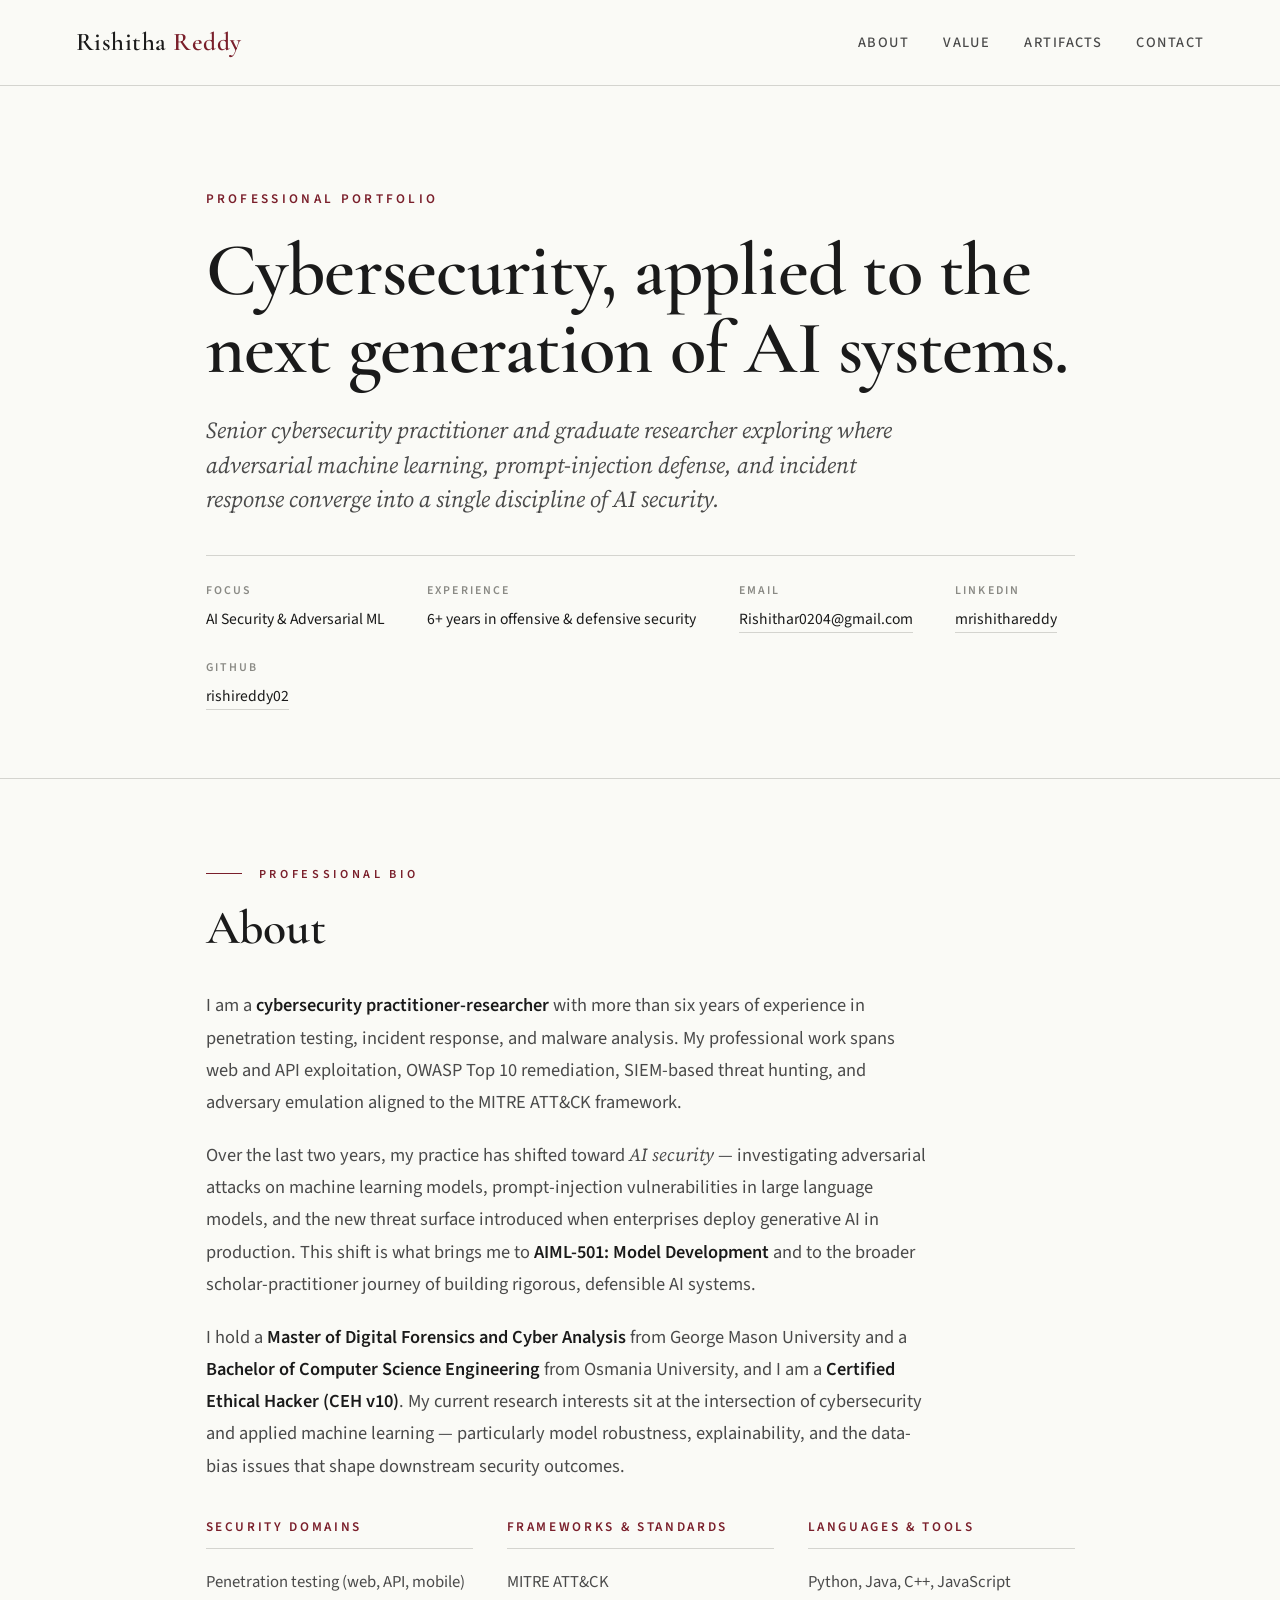
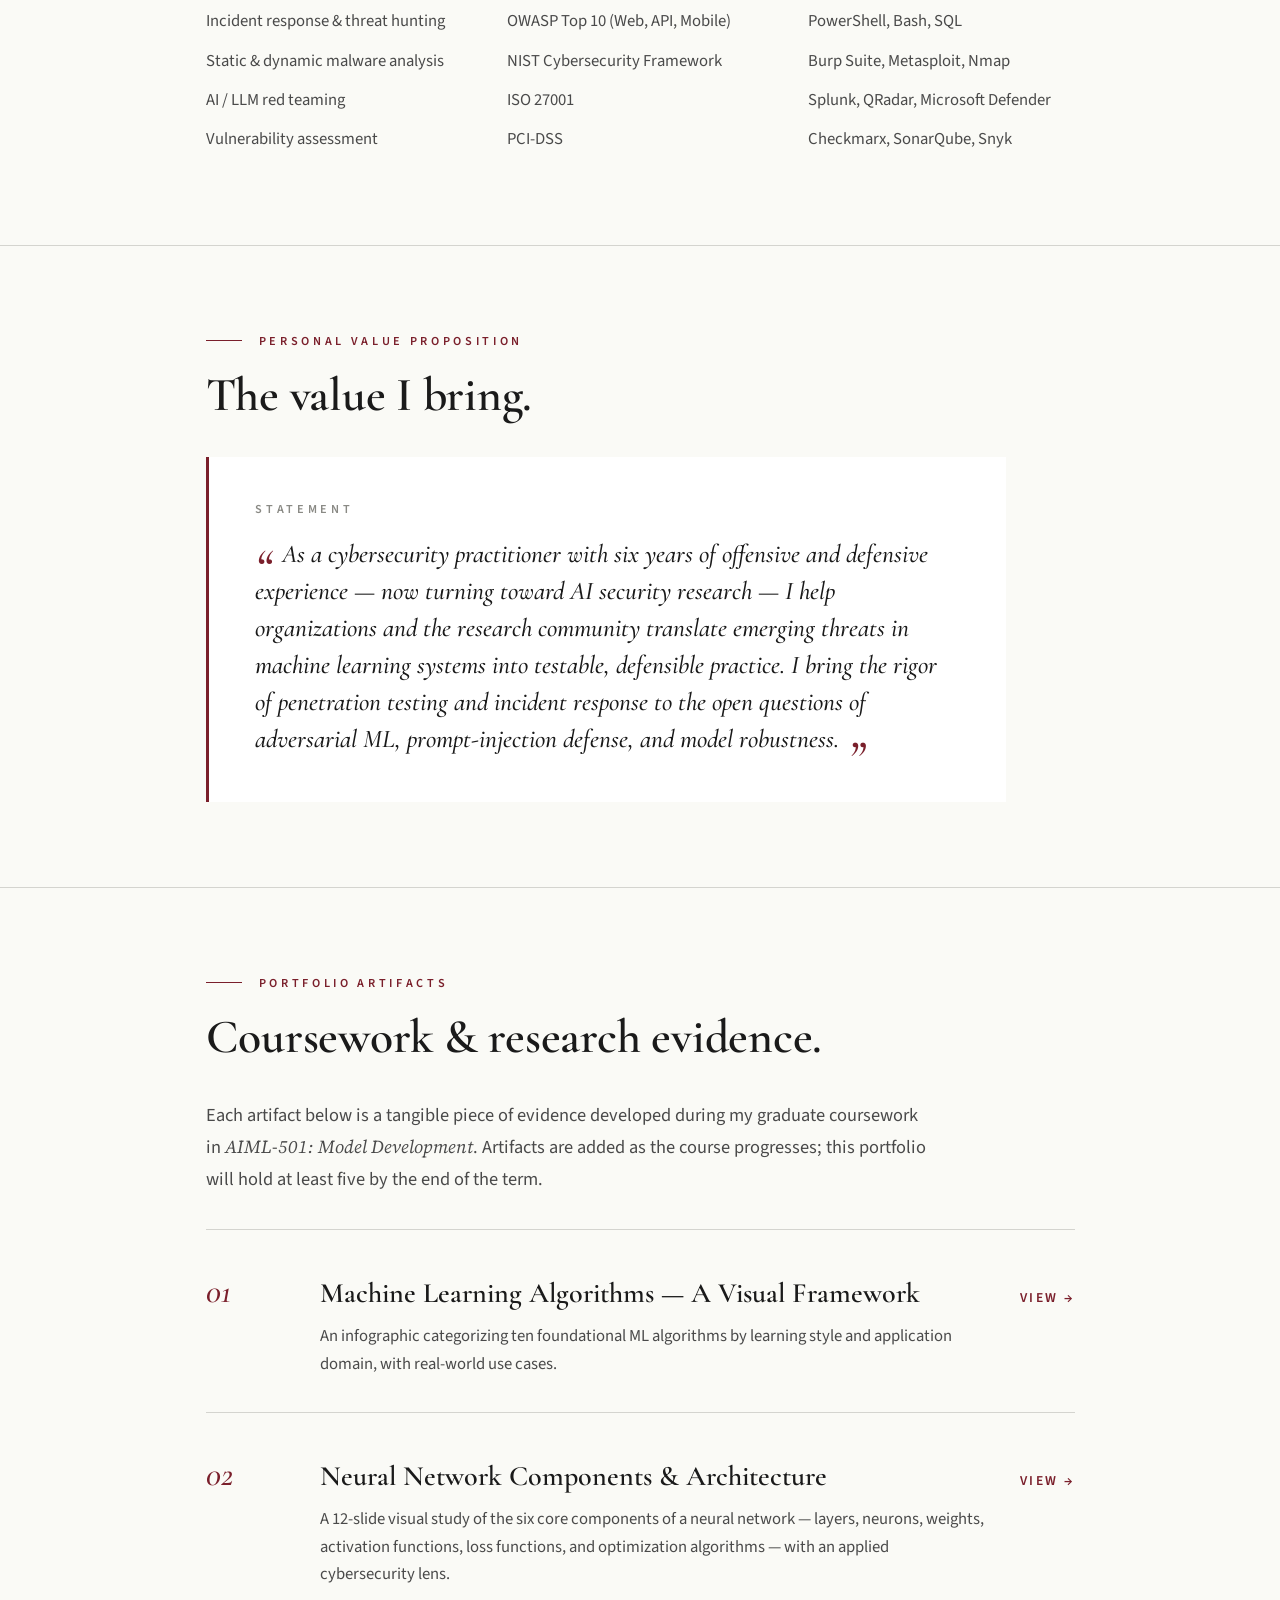
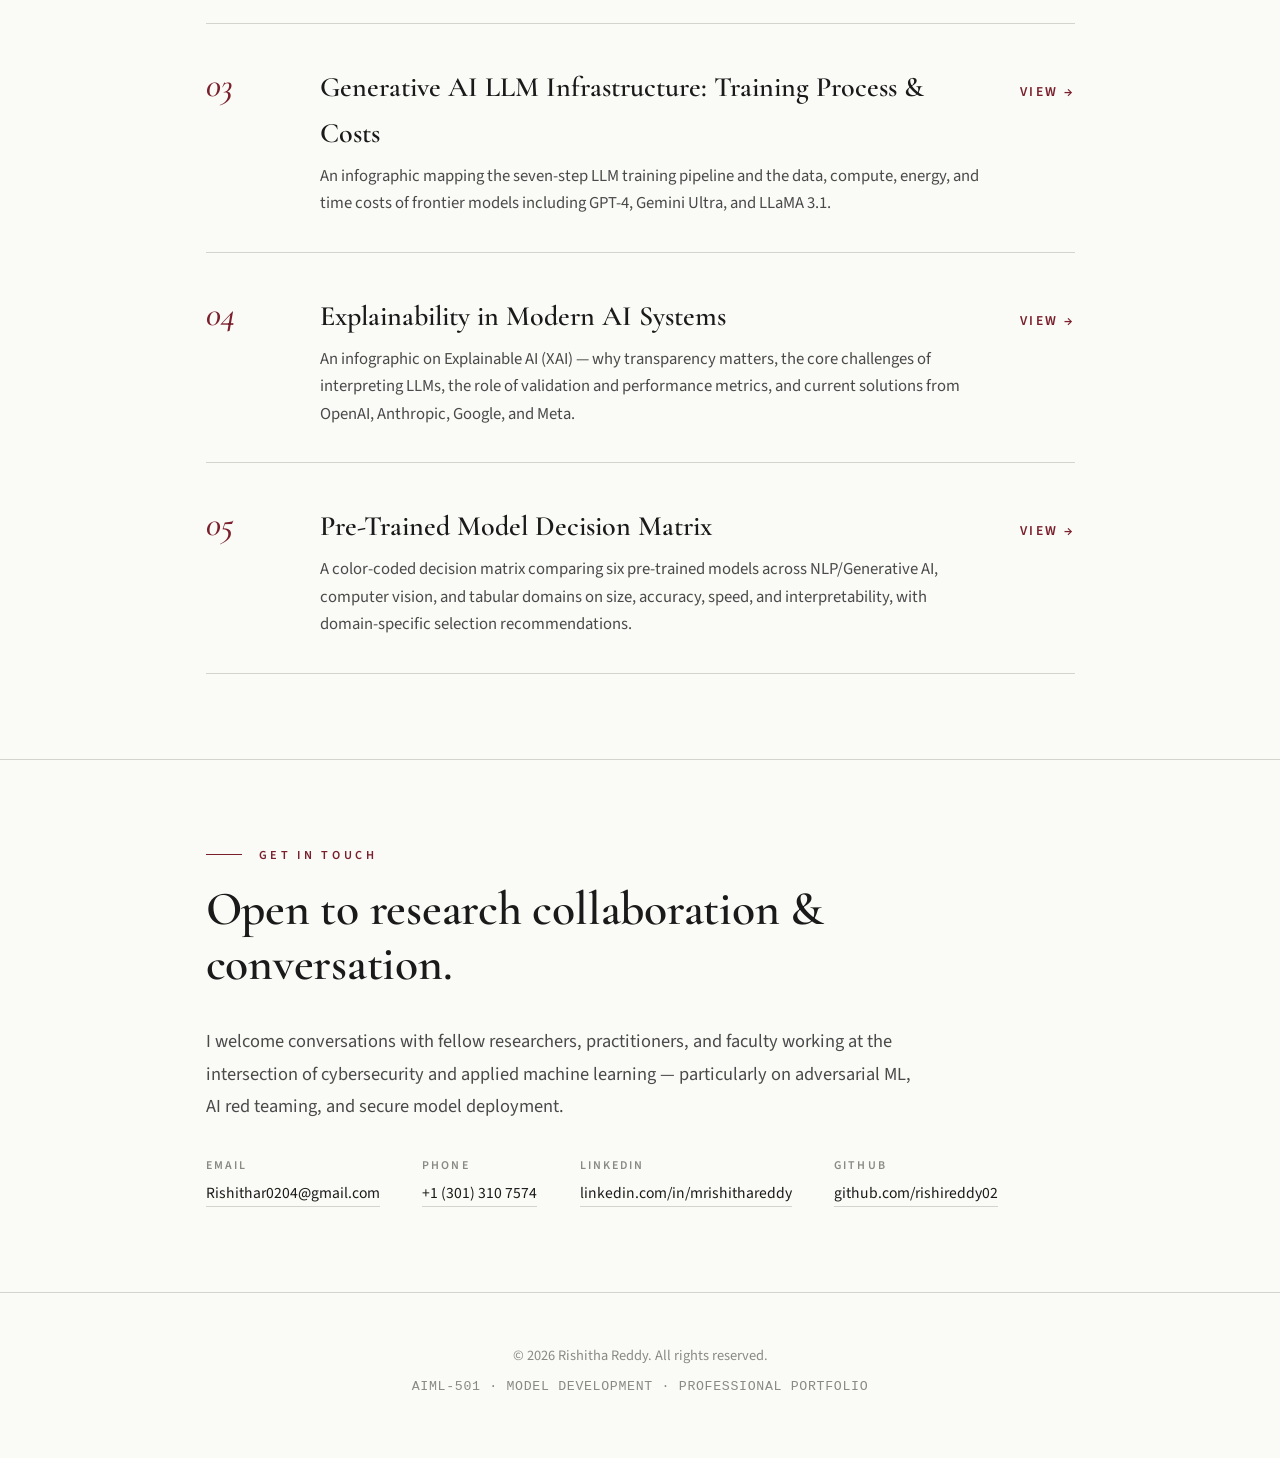
<file: index.html>
<!DOCTYPE html>
<html lang="en">
<head>
  <meta charset="UTF-8">
  <meta name="viewport" content="width=device-width, initial-scale=1.0">
  <title>Rishitha Reddy — Cybersecurity &amp; AI Security Research</title>
  <meta name="description" content="Professional portfolio of Rishitha Reddy — cybersecurity practitioner and graduate researcher specializing in AI security, adversarial machine learning, and applied threat detection.">
  <link rel="stylesheet" href="assets/css/style.css">
  <link rel="icon" href="data:image/svg+xml,%3Csvg xmlns='http://www.w3.org/2000/svg' viewBox='0 0 100 100'%3E%3Crect width='100' height='100' fill='%237a1f2b'/%3E%3Ctext x='50' y='68' font-family='Georgia,serif' font-size='52' font-weight='600' fill='%23fafaf6' text-anchor='middle'%3ER%3C/text%3E%3C/svg%3E">
</head>
<body>

  <header class="site-header">
    <div class="container-wide">
      <nav class="nav">
        <a href="index.html" class="brand">Rishitha <span class="accent">Reddy</span></a>
        <ul class="nav-links">
          <li><a href="#about">About</a></li>
          <li><a href="#value">Value</a></li>
          <li><a href="#artifacts">Artifacts</a></li>
          <li><a href="#contact">Contact</a></li>
        </ul>
      </nav>
    </div>
  </header>

  <main>

    <!-- HERO -->
    <section class="hero">
      <div class="container">
        <p class="eyebrow">Professional Portfolio</p>
        <h1>Cybersecurity, applied to the next generation of AI systems.</h1>
        <p class="tagline">
          Senior cybersecurity practitioner and graduate researcher exploring where adversarial machine learning, prompt-injection defense, and incident response converge into a single discipline of AI security.
        </p>

        <div class="hero-meta">
          <div>
            <span class="meta-label">Focus</span>
            AI Security &amp; Adversarial ML
          </div>
          <div>
            <span class="meta-label">Experience</span>
            6+ years in offensive &amp; defensive security
          </div>
          <div>
            <span class="meta-label">Email</span>
            <a href="mailto:Rishithar0204@gmail.com">Rishithar0204@gmail.com</a>
          </div>
          <div>
            <span class="meta-label">LinkedIn</span>
            <a href="https://linkedin.com/in/mrishithareddy" target="_blank" rel="noopener">mrishithareddy</a>
          </div>
          <div>
            <span class="meta-label">GitHub</span>
            <a href="https://github.com/rishireddy02" target="_blank" rel="noopener">rishireddy02</a>
          </div>
        </div>
      </div>
    </section>

    <!-- ABOUT -->
    <section class="block" id="about">
      <div class="container">
        <p class="section-eyebrow">Professional Bio</p>
        <h2 class="section-title">About</h2>
        <div class="prose">
          <p>
            I am a <strong>cybersecurity practitioner-researcher</strong> with more than six years of experience in penetration testing, incident response, and malware analysis. My professional work spans web and API exploitation, OWASP Top 10 remediation, SIEM-based threat hunting, and adversary emulation aligned to the MITRE ATT&amp;CK framework.
          </p>
          <p>
            Over the last two years, my practice has shifted toward <em>AI security</em> &mdash; investigating adversarial attacks on machine learning models, prompt-injection vulnerabilities in large language models, and the new threat surface introduced when enterprises deploy generative AI in production. This shift is what brings me to <strong>AIML-501: Model Development</strong> and to the broader scholar-practitioner journey of building rigorous, defensible AI systems.
          </p>
          <p>
            I hold a <strong>Master of Digital Forensics and Cyber Analysis</strong> from George Mason University and a <strong>Bachelor of Computer Science Engineering</strong> from Osmania University, and I am a <strong>Certified Ethical Hacker (CEH v10)</strong>. My current research interests sit at the intersection of cybersecurity and applied machine learning &mdash; particularly model robustness, explainability, and the data-bias issues that shape downstream security outcomes.
          </p>
        </div>

        <div class="skills-grid">
          <div class="skill-block">
            <h4>Security Domains</h4>
            <ul>
              <li>Penetration testing (web, API, mobile)</li>
              <li>Incident response &amp; threat hunting</li>
              <li>Static &amp; dynamic malware analysis</li>
              <li>AI / LLM red teaming</li>
              <li>Vulnerability assessment</li>
            </ul>
          </div>
          <div class="skill-block">
            <h4>Frameworks &amp; Standards</h4>
            <ul>
              <li>MITRE ATT&amp;CK</li>
              <li>OWASP Top 10 (Web, API, Mobile)</li>
              <li>NIST Cybersecurity Framework</li>
              <li>ISO 27001</li>
              <li>PCI-DSS</li>
            </ul>
          </div>
          <div class="skill-block">
            <h4>Languages &amp; Tools</h4>
            <ul>
              <li>Python, Java, C++, JavaScript</li>
              <li>PowerShell, Bash, SQL</li>
              <li>Burp Suite, Metasploit, Nmap</li>
              <li>Splunk, QRadar, Microsoft Defender</li>
              <li>Checkmarx, SonarQube, Snyk</li>
            </ul>
          </div>
        </div>
      </div>
    </section>

    <!-- VALUE PROPOSITION -->
    <section class="block" id="value">
      <div class="container">
        <p class="section-eyebrow">Personal Value Proposition</p>
        <h2 class="section-title">The value I bring.</h2>

        <div class="value-prop">
          <p class="vp-label">Statement</p>
          <blockquote>
            As a cybersecurity practitioner with six years of offensive and defensive experience &mdash; now turning toward AI security research &mdash; I help organizations and the research community translate emerging threats in machine learning systems into testable, defensible practice. I bring the rigor of penetration testing and incident response to the open questions of adversarial ML, prompt-injection defense, and model robustness.
          </blockquote>
        </div>
      </div>
    </section>

    <!-- ARTIFACTS -->
    <section class="block" id="artifacts">
      <div class="container">
        <p class="section-eyebrow">Portfolio Artifacts</p>
        <h2 class="section-title">Coursework &amp; research evidence.</h2>
        <div class="prose">
          <p>
            Each artifact below is a tangible piece of evidence developed during my graduate coursework in <em>AIML-501: Model Development</em>. Artifacts are added as the course progresses; this portfolio will hold at least five by the end of the term.
          </p>
        </div>

        <div class="artifact-list">

          <a href="artifacts/algorithm-types.html" class="artifact-entry">
            <div class="artifact-num">01</div>
            <div class="artifact-info">
              <h3>Machine Learning Algorithms — A Visual Framework</h3>
              <p>An infographic categorizing ten foundational ML algorithms by learning style and application domain, with real-world use cases.</p>
            </div>
            <div class="artifact-action">View</div>
          </a>

          <a href="artifacts/neural-networks.html" class="artifact-entry">
            <div class="artifact-num">02</div>
            <div class="artifact-info">
              <h3>Neural Network Components &amp; Architecture</h3>
              <p>A 12-slide visual study of the six core components of a neural network — layers, neurons, weights, activation functions, loss functions, and optimization algorithms — with an applied cybersecurity lens.</p>
            </div>
            <div class="artifact-action">View</div>
          </a>

          <a href="artifacts/generative-ai-infrastructure.html" class="artifact-entry">
            <div class="artifact-num">03</div>
            <div class="artifact-info">
              <h3>Generative AI LLM Infrastructure: Training Process &amp; Costs</h3>
              <p>An infographic mapping the seven-step LLM training pipeline and the data, compute, energy, and time costs of frontier models including GPT-4, Gemini Ultra, and LLaMA 3.1.</p>
            </div>
            <div class="artifact-action">View</div>
          </a>

          <a href="artifacts/explainability.html" class="artifact-entry">
            <div class="artifact-num">04</div>
            <div class="artifact-info">
              <h3>Explainability in Modern AI Systems</h3>
              <p>An infographic on Explainable AI (XAI) — why transparency matters, the core challenges of interpreting LLMs, the role of validation and performance metrics, and current solutions from OpenAI, Anthropic, Google, and Meta.</p>
            </div>
            <div class="artifact-action">View</div>
          </a>

          <a href="artifacts/model-decision-matrix.html" class="artifact-entry">
            <div class="artifact-num">05</div>
            <div class="artifact-info">
              <h3>Pre-Trained Model Decision Matrix</h3>
              <p>A color-coded decision matrix comparing six pre-trained models across NLP/Generative AI, computer vision, and tabular domains on size, accuracy, speed, and interpretability, with domain-specific selection recommendations.</p>
            </div>
            <div class="artifact-action">View</div>
          </a>

        </div>
      </div>
    </section>

    <!-- CONTACT -->
    <section class="block" id="contact">
      <div class="container">
        <p class="section-eyebrow">Get in touch</p>
        <h2 class="section-title">Open to research collaboration &amp; conversation.</h2>
        <div class="prose">
          <p>
            I welcome conversations with fellow researchers, practitioners, and faculty working at the intersection of cybersecurity and applied machine learning &mdash; particularly on adversarial ML, AI red teaming, and secure model deployment.
          </p>
        </div>

        <div class="hero-meta" style="margin-top: 2rem; padding-top: 0; border-top: none;">
          <div>
            <span class="meta-label">Email</span>
            <a href="mailto:Rishithar0204@gmail.com">Rishithar0204@gmail.com</a>
          </div>
          <div>
            <span class="meta-label">Phone</span>
            <a href="tel:+13013107574">+1 (301) 310 7574</a>
          </div>
          <div>
            <span class="meta-label">LinkedIn</span>
            <a href="https://linkedin.com/in/mrishithareddy" target="_blank" rel="noopener">linkedin.com/in/mrishithareddy</a>
          </div>
          <div>
            <span class="meta-label">GitHub</span>
            <a href="https://github.com/rishireddy02" target="_blank" rel="noopener">github.com/rishireddy02</a>
          </div>
        </div>
      </div>
    </section>

  </main>

  <footer class="site-footer">
    <div class="container">
      <p>&copy; 2026 Rishitha Reddy. All rights reserved.</p>
      <p class="mono">AIML-501  ·  MODEL DEVELOPMENT  ·  PROFESSIONAL PORTFOLIO</p>
    </div>
  </footer>

</body>
</html>
</file>
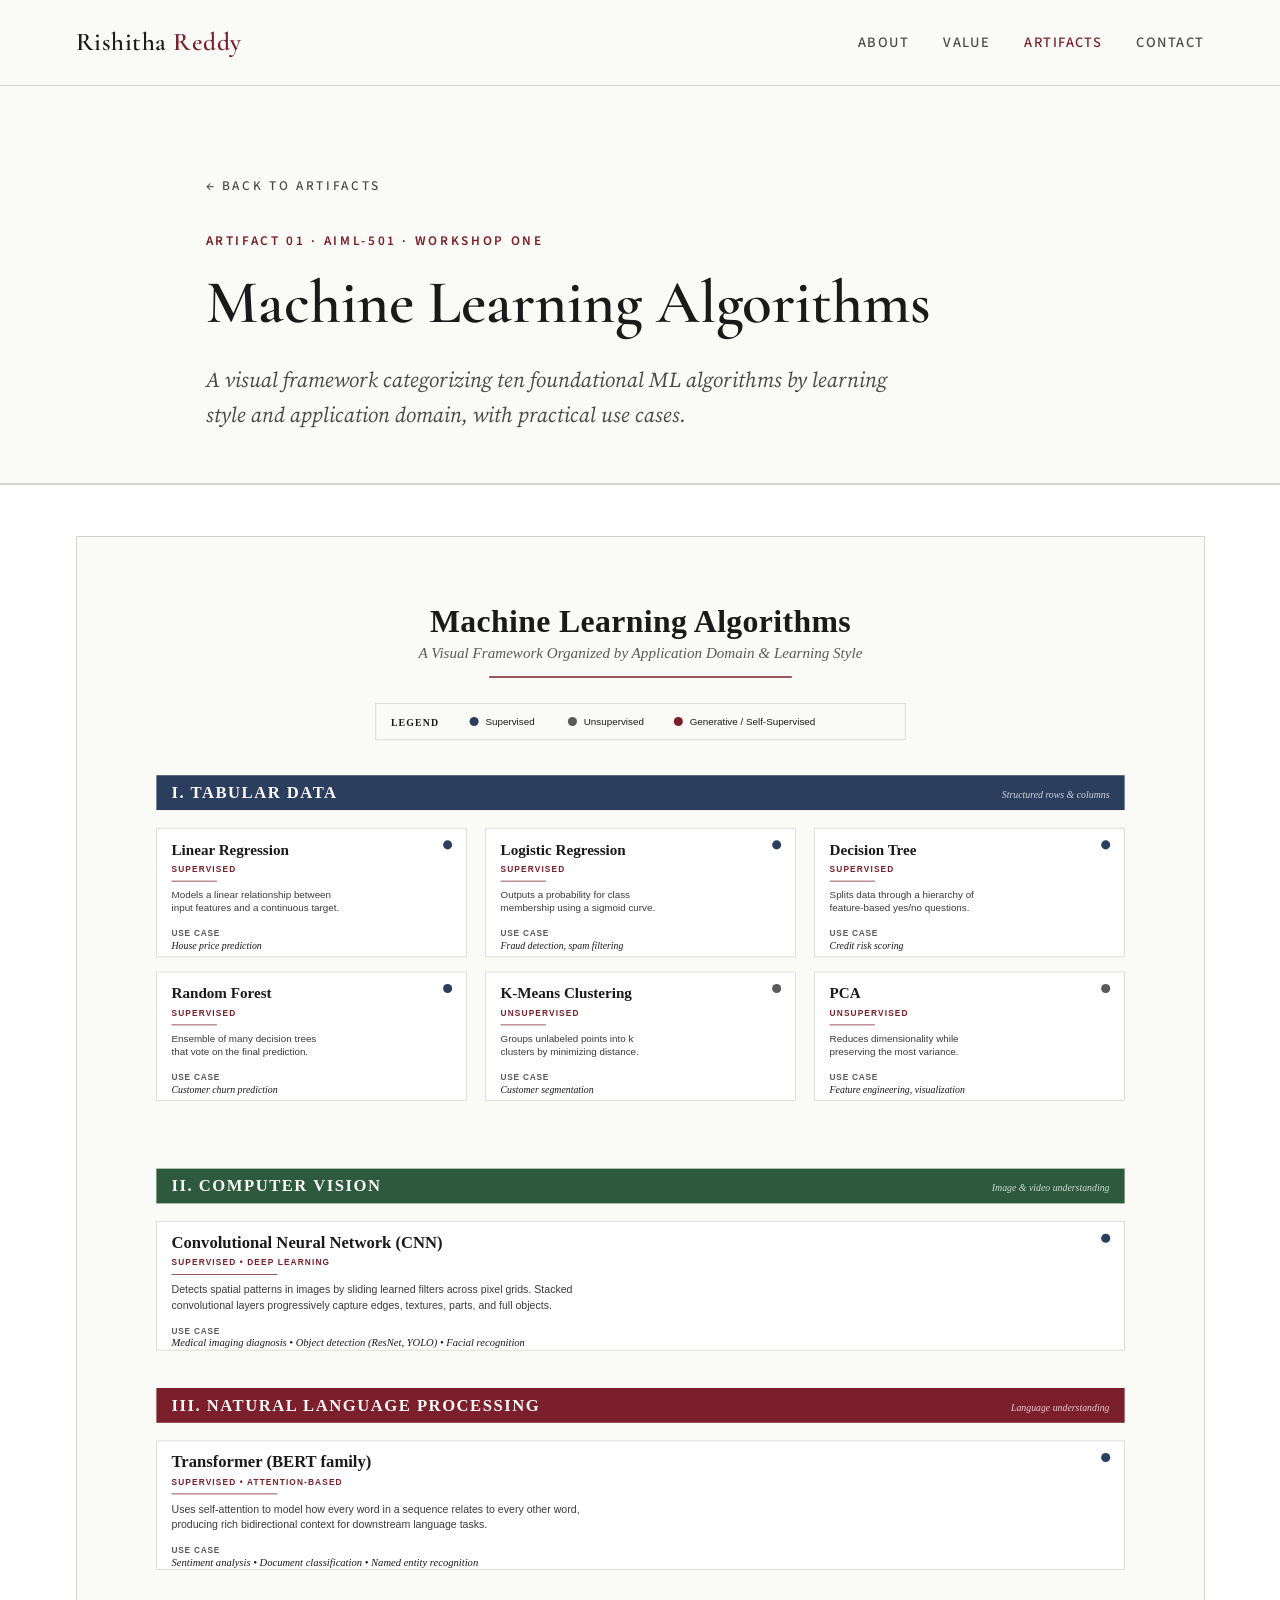
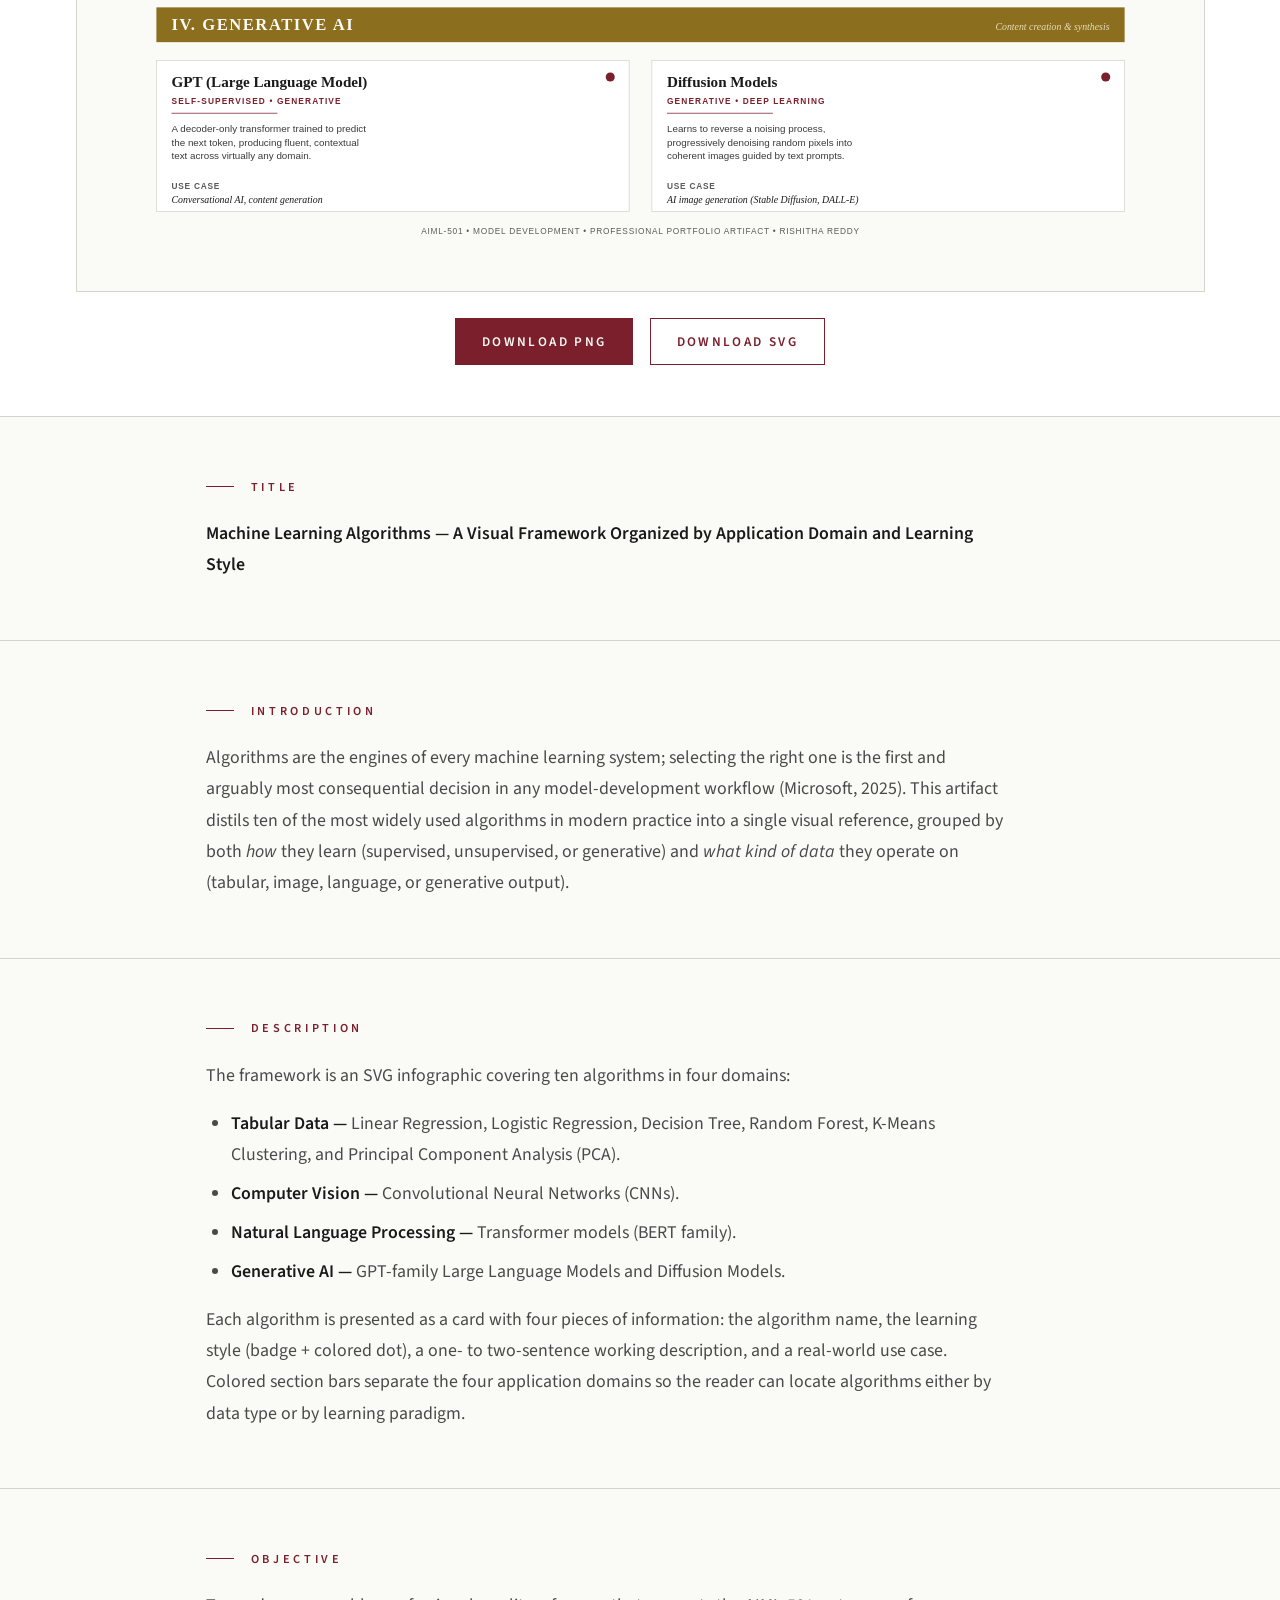
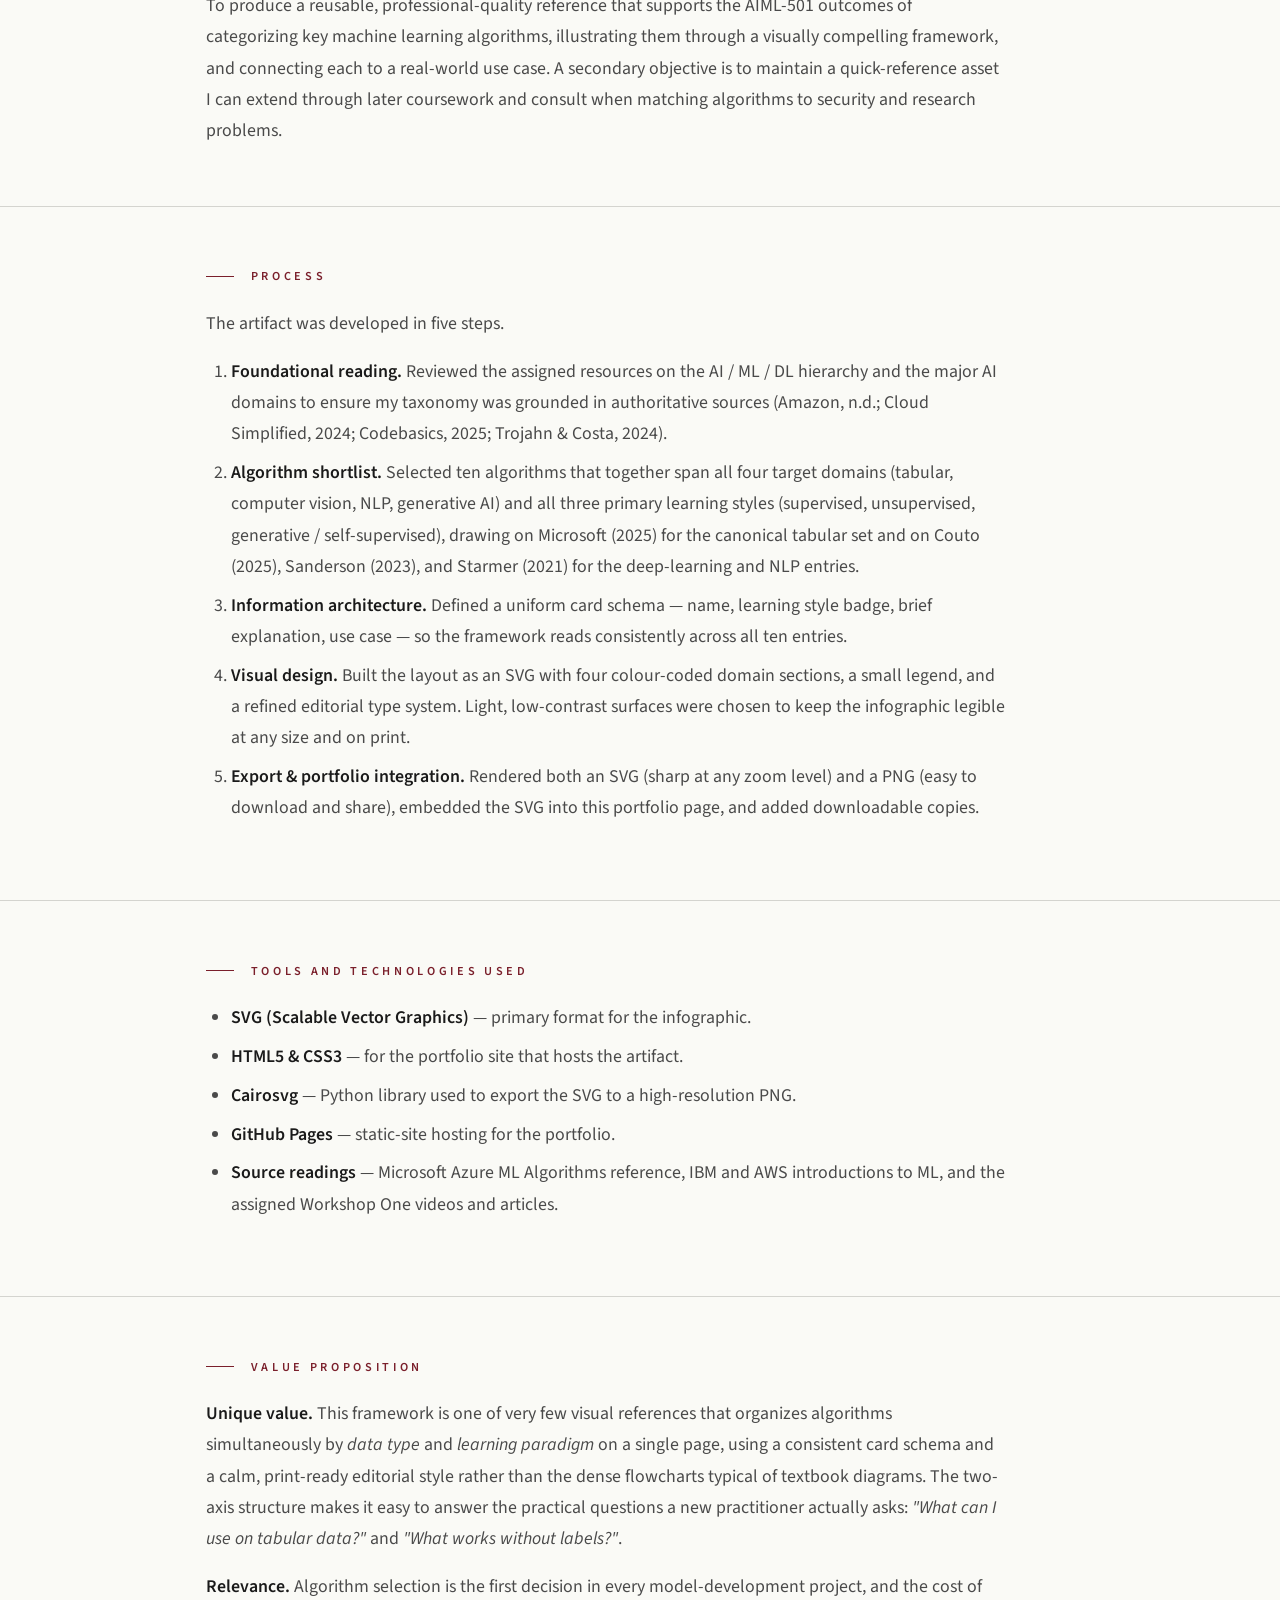
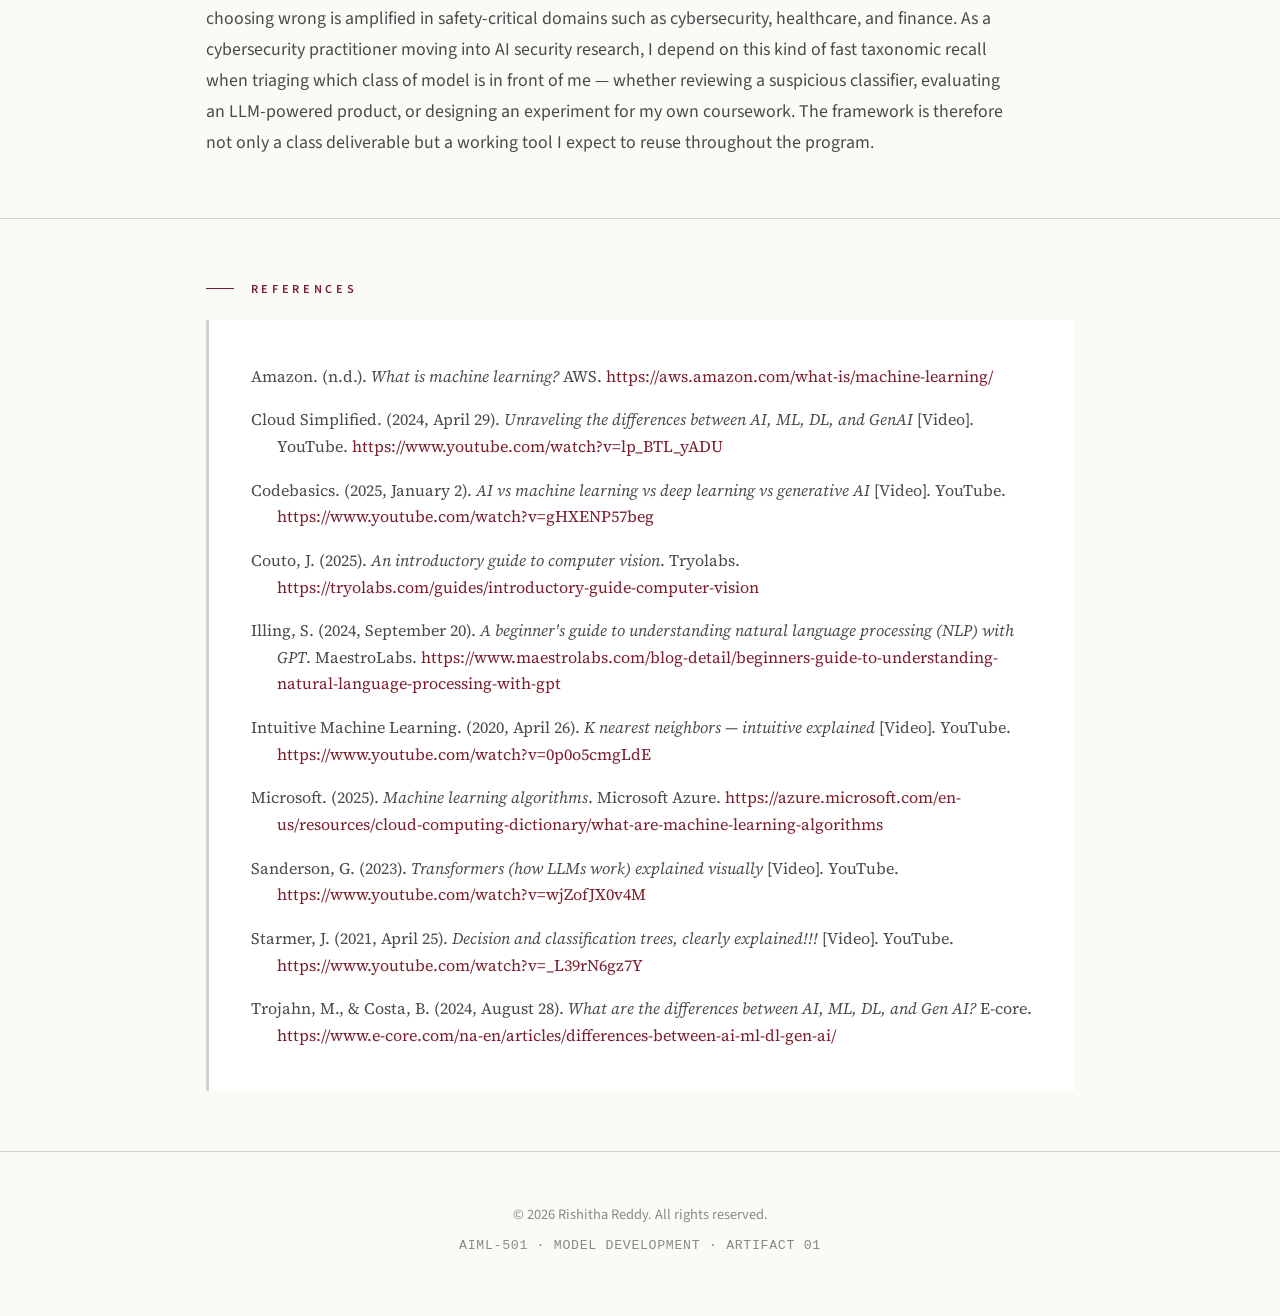
<file: artifacts/algorithm-types.html>
<!DOCTYPE html>
<html lang="en">
<head>
  <meta charset="UTF-8">
  <meta name="viewport" content="width=device-width, initial-scale=1.0">
  <title>Algorithm Types — Visual Framework  |  Rishitha Reddy</title>
  <meta name="description" content="AIML-501 portfolio artifact: visual framework categorizing ten foundational machine learning algorithms by learning style and application domain.">
  <link rel="stylesheet" href="../assets/css/style.css">
  <link rel="icon" href="data:image/svg+xml,%3Csvg xmlns='http://www.w3.org/2000/svg' viewBox='0 0 100 100'%3E%3Crect width='100' height='100' fill='%237a1f2b'/%3E%3Ctext x='50' y='68' font-family='Georgia,serif' font-size='52' font-weight='600' fill='%23fafaf6' text-anchor='middle'%3ER%3C/text%3E%3C/svg%3E">
</head>
<body>

  <header class="site-header">
    <div class="container-wide">
      <nav class="nav">
        <a href="../index.html" class="brand">Rishitha <span class="accent">Reddy</span></a>
        <ul class="nav-links">
          <li><a href="../index.html#about">About</a></li>
          <li><a href="../index.html#value">Value</a></li>
          <li><a href="../index.html#artifacts" class="active">Artifacts</a></li>
          <li><a href="../index.html#contact">Contact</a></li>
        </ul>
      </nav>
    </div>
  </header>

  <main>

    <!-- ARTIFACT HEADER -->
    <section class="artifact-header">
      <div class="container">
        <a href="../index.html#artifacts" class="back-link">Back to artifacts</a>
        <p class="artifact-meta">Artifact 01  ·  AIML-501  ·  Workshop One</p>
        <h1 class="artifact-title">Machine Learning Algorithms</h1>
        <p class="artifact-subtitle">
          A visual framework categorizing ten foundational ML algorithms by learning style and application domain, with practical use cases.
        </p>
      </div>
    </section>

    <!-- INFOGRAPHIC FEATURE -->
    <section class="infographic-block">
      <div class="container-wide">
        <div class="infographic-frame">
          <img src="../assets/images/algorithm-types-infographic.svg" alt="Visual framework of ten machine learning algorithms organized by application domain (Tabular Data, Computer Vision, NLP, Generative AI) and learning style (Supervised, Unsupervised, Generative).">
        </div>
        <div class="download-row">
          <a href="../assets/images/algorithm-types-infographic.png" download class="btn primary">Download PNG</a>
          <a href="../assets/images/algorithm-types-infographic.svg" download class="btn">Download SVG</a>
        </div>
      </div>
    </section>

    <!-- TITLE -->
    <section class="artifact-section">
      <div class="container">
        <p class="field-label">Title</p>
        <div class="field-body">
          <p><strong>Machine Learning Algorithms — A Visual Framework Organized by Application Domain and Learning Style</strong></p>
        </div>
      </div>
    </section>

    <!-- INTRODUCTION -->
    <section class="artifact-section">
      <div class="container">
        <p class="field-label">Introduction</p>
        <div class="field-body">
          <p>
            Algorithms are the engines of every machine learning system; selecting the right one is the first and arguably most consequential decision in any model-development workflow (Microsoft, 2025). This artifact distils ten of the most widely used algorithms in modern practice into a single visual reference, grouped by both <em>how</em> they learn (supervised, unsupervised, or generative) and <em>what kind of data</em> they operate on (tabular, image, language, or generative output).
          </p>
        </div>
      </div>
    </section>

    <!-- DESCRIPTION -->
    <section class="artifact-section">
      <div class="container">
        <p class="field-label">Description</p>
        <div class="field-body">
          <p>
            The framework is an SVG infographic covering ten algorithms in four domains:
          </p>
          <ul>
            <li><strong>Tabular Data —</strong> Linear Regression, Logistic Regression, Decision Tree, Random Forest, K-Means Clustering, and Principal Component Analysis (PCA).</li>
            <li><strong>Computer Vision —</strong> Convolutional Neural Networks (CNNs).</li>
            <li><strong>Natural Language Processing —</strong> Transformer models (BERT family).</li>
            <li><strong>Generative AI —</strong> GPT-family Large Language Models and Diffusion Models.</li>
          </ul>
          <p>
            Each algorithm is presented as a card with four pieces of information: the algorithm name, the learning style (badge + colored dot), a one- to two-sentence working description, and a real-world use case. Colored section bars separate the four application domains so the reader can locate algorithms either by data type or by learning paradigm.
          </p>
        </div>
      </div>
    </section>

    <!-- OBJECTIVE -->
    <section class="artifact-section">
      <div class="container">
        <p class="field-label">Objective</p>
        <div class="field-body">
          <p>
            To produce a reusable, professional-quality reference that supports the AIML-501 outcomes of categorizing key machine learning algorithms, illustrating them through a visually compelling framework, and connecting each to a real-world use case. A secondary objective is to maintain a quick-reference asset I can extend through later coursework and consult when matching algorithms to security and research problems.
          </p>
        </div>
      </div>
    </section>

    <!-- PROCESS -->
    <section class="artifact-section">
      <div class="container">
        <p class="field-label">Process</p>
        <div class="field-body">
          <p>The artifact was developed in five steps.</p>
          <ol>
            <li><strong>Foundational reading.</strong> Reviewed the assigned resources on the AI / ML / DL hierarchy and the major AI domains to ensure my taxonomy was grounded in authoritative sources (Amazon, n.d.; Cloud Simplified, 2024; Codebasics, 2025; Trojahn &amp; Costa, 2024).</li>
            <li><strong>Algorithm shortlist.</strong> Selected ten algorithms that together span all four target domains (tabular, computer vision, NLP, generative AI) and all three primary learning styles (supervised, unsupervised, generative / self-supervised), drawing on Microsoft (2025) for the canonical tabular set and on Couto (2025), Sanderson (2023), and Starmer (2021) for the deep-learning and NLP entries.</li>
            <li><strong>Information architecture.</strong> Defined a uniform card schema — name, learning style badge, brief explanation, use case — so the framework reads consistently across all ten entries.</li>
            <li><strong>Visual design.</strong> Built the layout as an SVG with four colour-coded domain sections, a small legend, and a refined editorial type system. Light, low-contrast surfaces were chosen to keep the infographic legible at any size and on print.</li>
            <li><strong>Export &amp; portfolio integration.</strong> Rendered both an SVG (sharp at any zoom level) and a PNG (easy to download and share), embedded the SVG into this portfolio page, and added downloadable copies.</li>
          </ol>
        </div>
      </div>
    </section>

    <!-- TOOLS AND TECHNOLOGIES USED -->
    <section class="artifact-section">
      <div class="container">
        <p class="field-label">Tools and Technologies Used</p>
        <div class="field-body">
          <ul>
            <li><strong>SVG (Scalable Vector Graphics)</strong> — primary format for the infographic.</li>
            <li><strong>HTML5 &amp; CSS3</strong> — for the portfolio site that hosts the artifact.</li>
            <li><strong>Cairosvg</strong> — Python library used to export the SVG to a high-resolution PNG.</li>
            <li><strong>GitHub Pages</strong> — static-site hosting for the portfolio.</li>
            <li><strong>Source readings</strong> — Microsoft Azure ML Algorithms reference, IBM and AWS introductions to ML, and the assigned Workshop One videos and articles.</li>
          </ul>
        </div>
      </div>
    </section>

    <!-- VALUE PROPOSITION -->
    <section class="artifact-section">
      <div class="container">
        <p class="field-label">Value Proposition</p>
        <div class="field-body">

          <p><strong>Unique value.</strong> This framework is one of very few visual references that organizes algorithms simultaneously by <em>data type</em> and <em>learning paradigm</em> on a single page, using a consistent card schema and a calm, print-ready editorial style rather than the dense flowcharts typical of textbook diagrams. The two-axis structure makes it easy to answer the practical questions a new practitioner actually asks: <em>"What can I use on tabular data?"</em> and <em>"What works without labels?"</em>.</p>

          <p><strong>Relevance.</strong> Algorithm selection is the first decision in every model-development project, and the cost of choosing wrong is amplified in safety-critical domains such as cybersecurity, healthcare, and finance. As a cybersecurity practitioner moving into AI security research, I depend on this kind of fast taxonomic recall when triaging which class of model is in front of me — whether reviewing a suspicious classifier, evaluating an LLM-powered product, or designing an experiment for my own coursework. The framework is therefore not only a class deliverable but a working tool I expect to reuse throughout the program.</p>

        </div>
      </div>
    </section>

    <!-- REFERENCES -->
    <section class="artifact-section">
      <div class="container">
        <p class="field-label">References</p>
        <div class="references">

          <p class="ref">Amazon. (n.d.). <em>What is machine learning?</em> AWS. <a href="https://aws.amazon.com/what-is/machine-learning/" target="_blank" rel="noopener">https://aws.amazon.com/what-is/machine-learning/</a></p>

          <p class="ref">Cloud Simplified. (2024, April 29). <em>Unraveling the differences between AI, ML, DL, and GenAI</em> [Video]. YouTube. <a href="https://www.youtube.com/watch?v=lp_BTL_yADU" target="_blank" rel="noopener">https://www.youtube.com/watch?v=lp_BTL_yADU</a></p>

          <p class="ref">Codebasics. (2025, January 2). <em>AI vs machine learning vs deep learning vs generative AI</em> [Video]. YouTube. <a href="https://www.youtube.com/watch?v=gHXENP57beg" target="_blank" rel="noopener">https://www.youtube.com/watch?v=gHXENP57beg</a></p>

          <p class="ref">Couto, J. (2025). <em>An introductory guide to computer vision</em>. Tryolabs. <a href="https://tryolabs.com/guides/introductory-guide-computer-vision" target="_blank" rel="noopener">https://tryolabs.com/guides/introductory-guide-computer-vision</a></p>

          <p class="ref">Illing, S. (2024, September 20). <em>A beginner's guide to understanding natural language processing (NLP) with GPT</em>. MaestroLabs. <a href="https://www.maestrolabs.com/blog-detail/beginners-guide-to-understanding-natural-language-processing-with-gpt" target="_blank" rel="noopener">https://www.maestrolabs.com/blog-detail/beginners-guide-to-understanding-natural-language-processing-with-gpt</a></p>

          <p class="ref">Intuitive Machine Learning. (2020, April 26). <em>K nearest neighbors — intuitive explained</em> [Video]. YouTube. <a href="https://www.youtube.com/watch?v=0p0o5cmgLdE" target="_blank" rel="noopener">https://www.youtube.com/watch?v=0p0o5cmgLdE</a></p>

          <p class="ref">Microsoft. (2025). <em>Machine learning algorithms</em>. Microsoft Azure. <a href="https://azure.microsoft.com/en-us/resources/cloud-computing-dictionary/what-are-machine-learning-algorithms" target="_blank" rel="noopener">https://azure.microsoft.com/en-us/resources/cloud-computing-dictionary/what-are-machine-learning-algorithms</a></p>

          <p class="ref">Sanderson, G. (2023). <em>Transformers (how LLMs work) explained visually</em> [Video]. YouTube. <a href="https://www.youtube.com/watch?v=wjZofJX0v4M" target="_blank" rel="noopener">https://www.youtube.com/watch?v=wjZofJX0v4M</a></p>

          <p class="ref">Starmer, J. (2021, April 25). <em>Decision and classification trees, clearly explained!!!</em> [Video]. YouTube. <a href="https://www.youtube.com/watch?v=_L39rN6gz7Y" target="_blank" rel="noopener">https://www.youtube.com/watch?v=_L39rN6gz7Y</a></p>

          <p class="ref">Trojahn, M., &amp; Costa, B. (2024, August 28). <em>What are the differences between AI, ML, DL, and Gen AI?</em> E-core. <a href="https://www.e-core.com/na-en/articles/differences-between-ai-ml-dl-gen-ai/" target="_blank" rel="noopener">https://www.e-core.com/na-en/articles/differences-between-ai-ml-dl-gen-ai/</a></p>

        </div>
      </div>
    </section>

  </main>

  <footer class="site-footer">
    <div class="container">
      <p>&copy; 2026 Rishitha Reddy. All rights reserved.</p>
      <p class="mono">AIML-501  ·  MODEL DEVELOPMENT  ·  ARTIFACT 01</p>
    </div>
  </footer>

</body>
</html>
</file>
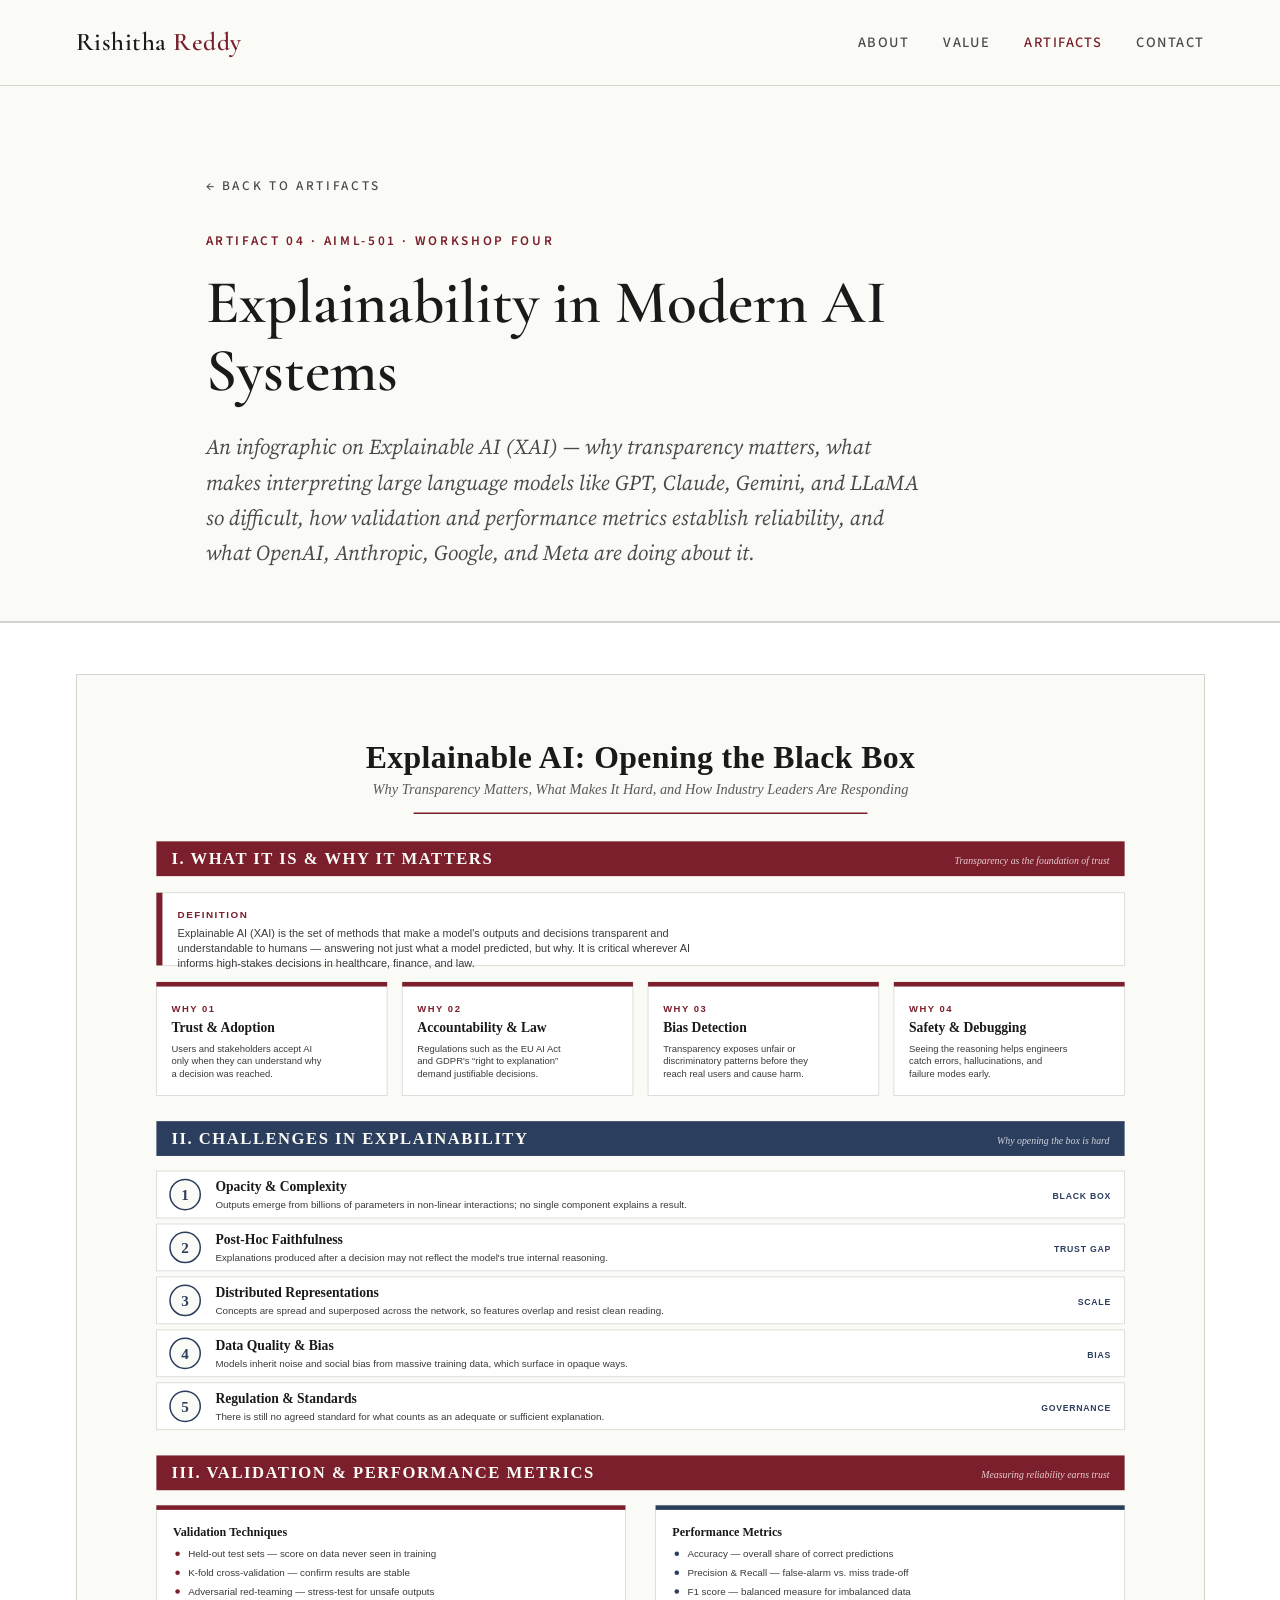
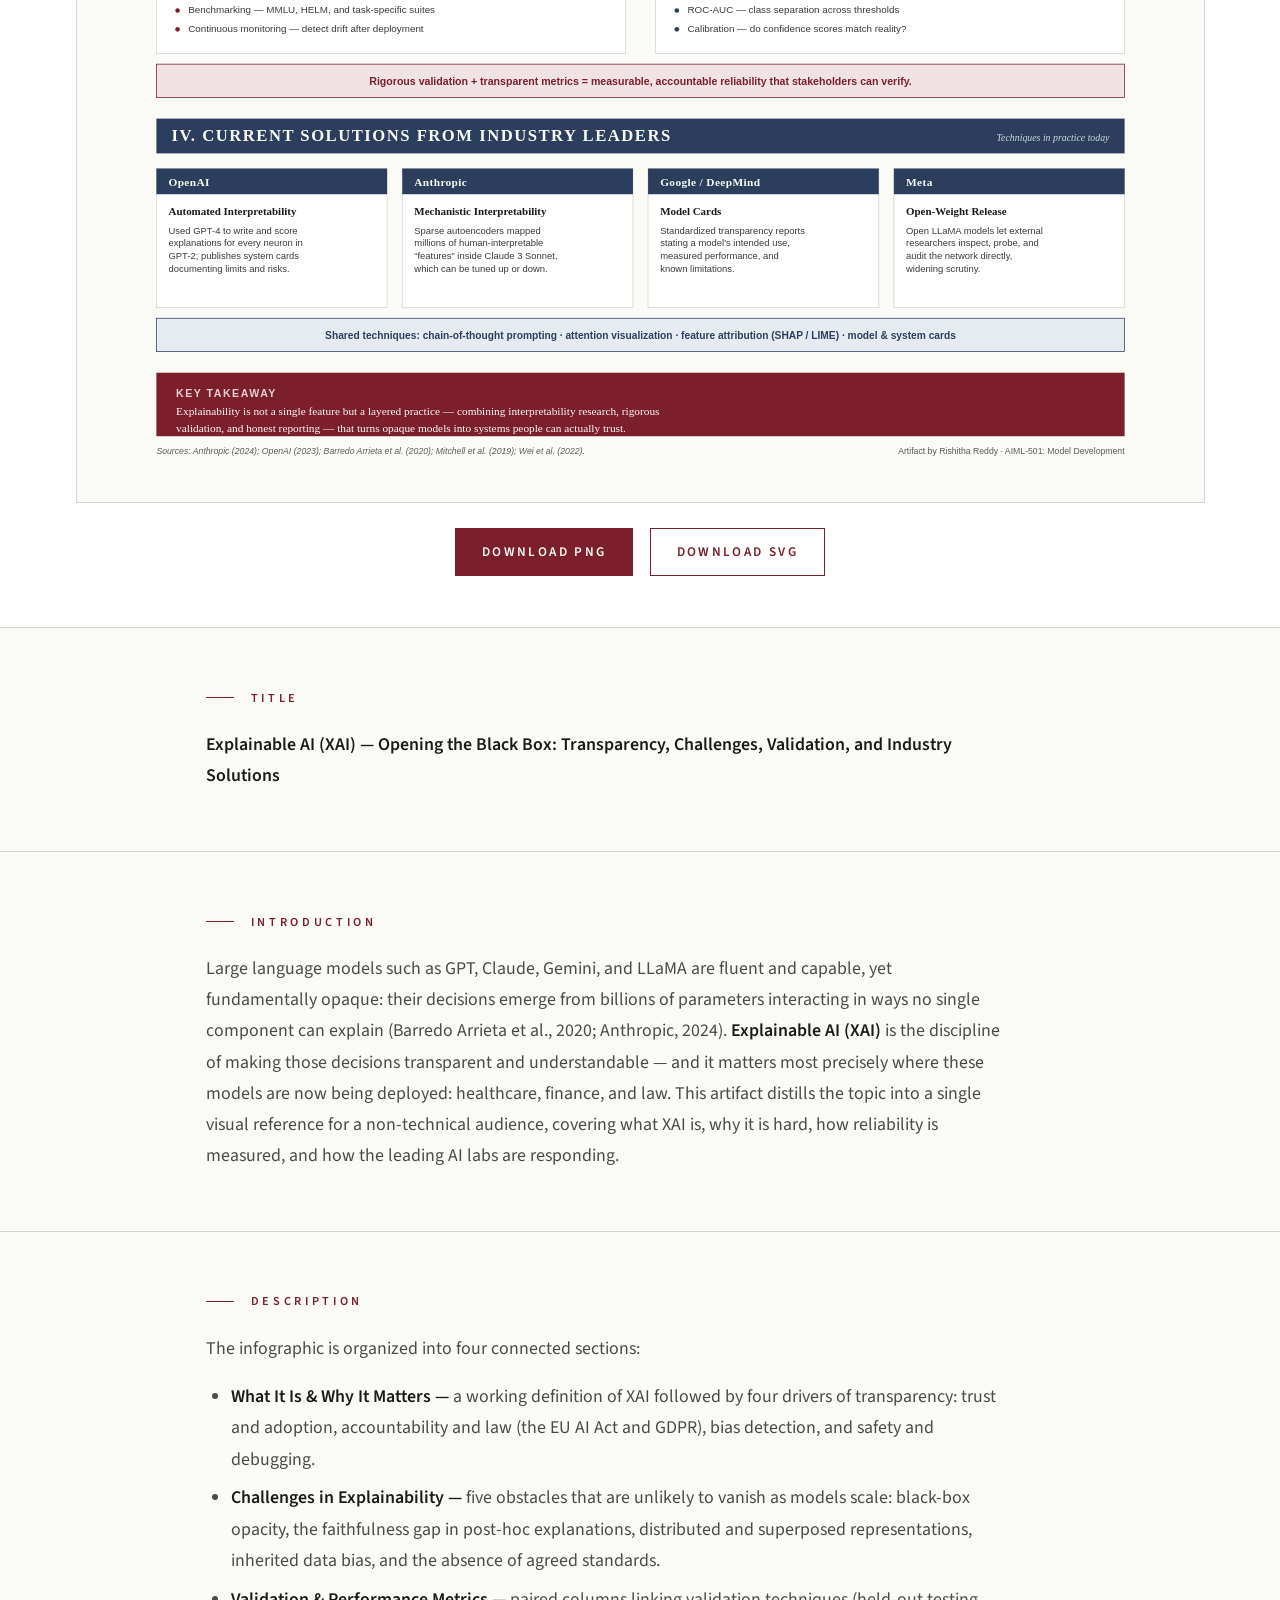
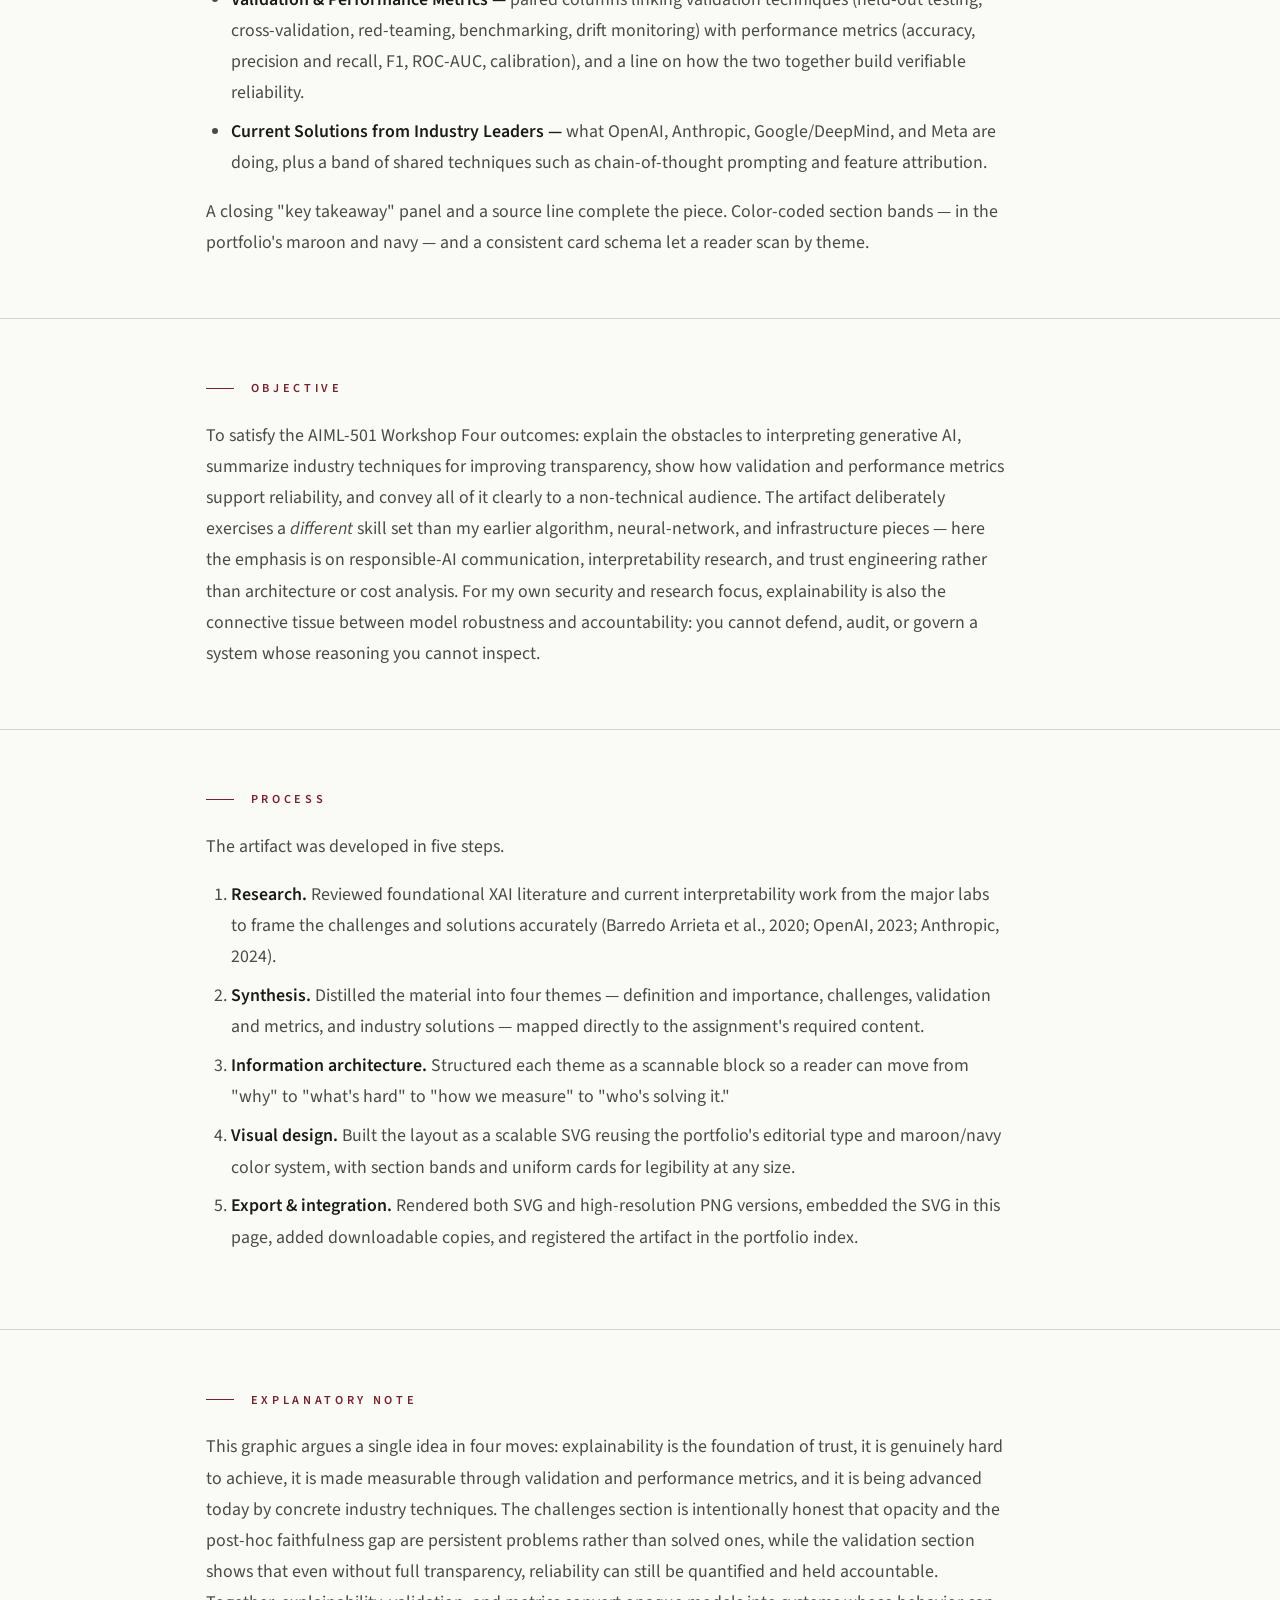
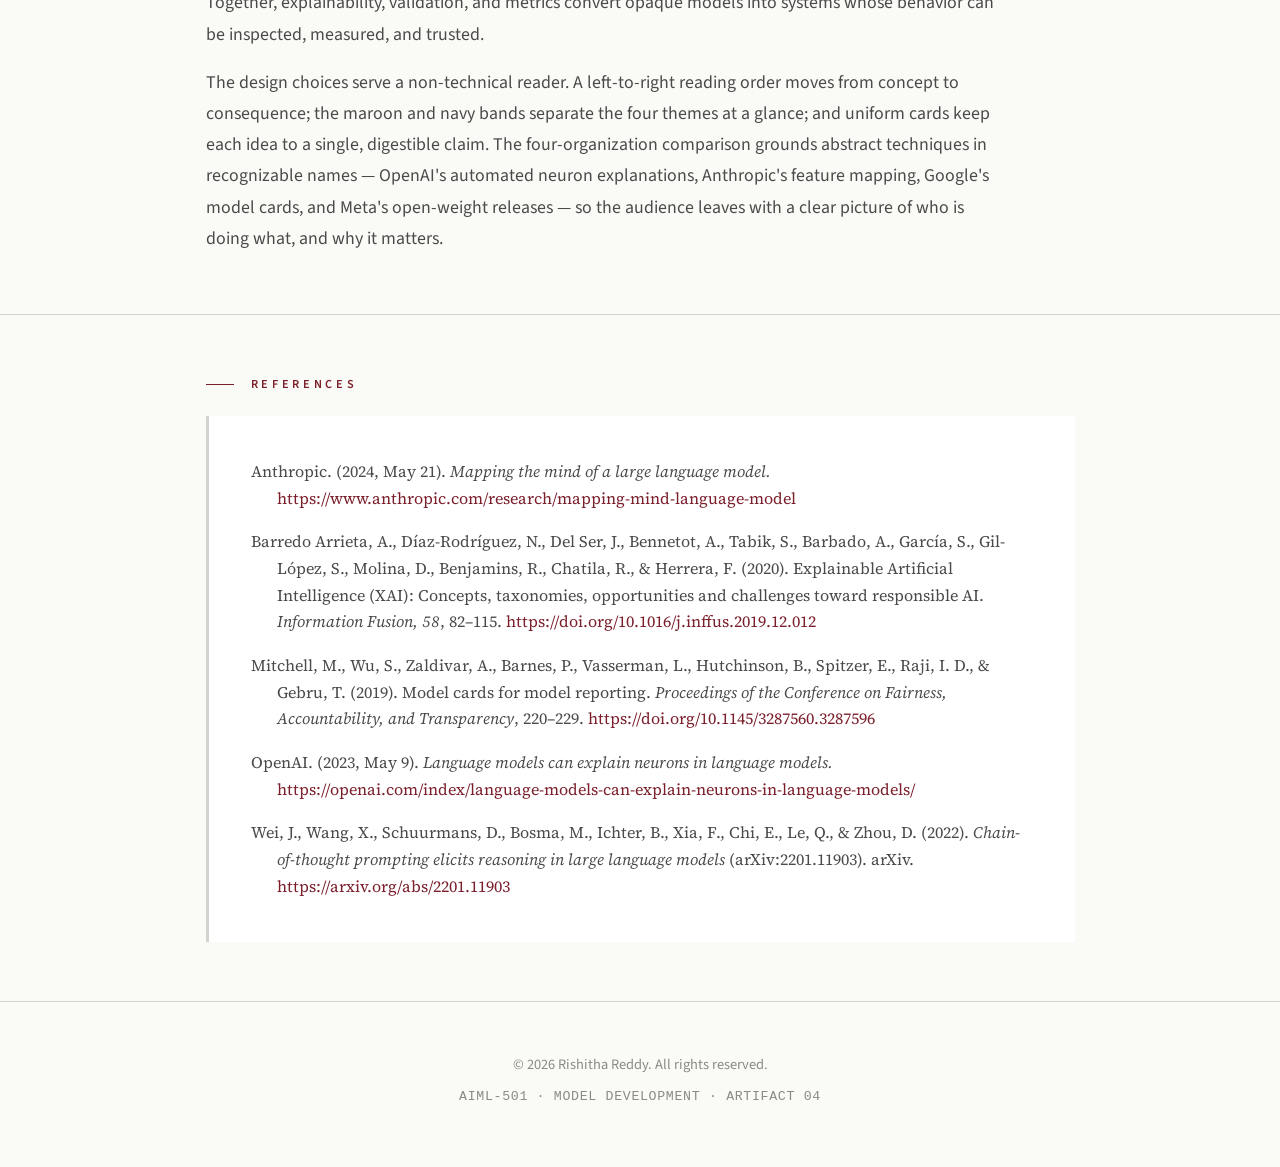
<file: artifacts/explainability.html>
<!DOCTYPE html>
<html lang="en">
<head>
  <meta charset="UTF-8">
  <meta name="viewport" content="width=device-width, initial-scale=1.0">
  <title>Explainability in Modern AI Systems &mdash; Explainable AI (XAI)  |  Rishitha Reddy</title>
  <meta name="description" content="AIML-501 portfolio artifact: an infographic on Explainable AI (XAI) covering why transparency matters, the core challenges of interpreting LLMs like GPT, Claude, Gemini, and LLaMA, the role of validation and performance metrics, and current solutions from OpenAI, Anthropic, Google, and Meta.">
  <link rel="stylesheet" href="../assets/css/style.css">
  <link rel="icon" href="data:image/svg+xml,%3Csvg xmlns='http://www.w3.org/2000/svg' viewBox='0 0 100 100'%3E%3Crect width='100' height='100' fill='%237a1f2b'/%3E%3Ctext x='50' y='68' font-family='Georgia,serif' font-size='52' font-weight='600' fill='%23fafaf6' text-anchor='middle'%3ER%3C/text%3E%3C/svg%3E">
</head>
<body>

  <header class="site-header">
    <div class="container-wide">
      <nav class="nav">
        <a href="../index.html" class="brand">Rishitha <span class="accent">Reddy</span></a>
        <ul class="nav-links">
          <li><a href="../index.html#about">About</a></li>
          <li><a href="../index.html#value">Value</a></li>
          <li><a href="../index.html#artifacts" class="active">Artifacts</a></li>
          <li><a href="../index.html#contact">Contact</a></li>
        </ul>
      </nav>
    </div>
  </header>

  <main>

    <!-- ARTIFACT HEADER -->
    <section class="artifact-header">
      <div class="container">
        <a href="../index.html#artifacts" class="back-link">Back to artifacts</a>
        <p class="artifact-meta">Artifact 04  ·  AIML-501  ·  Workshop Four</p>
        <h1 class="artifact-title">Explainability in Modern AI Systems</h1>
        <p class="artifact-subtitle">
          An infographic on Explainable AI (XAI) &mdash; why transparency matters, what makes interpreting large language models like GPT, Claude, Gemini, and LLaMA so difficult, how validation and performance metrics establish reliability, and what OpenAI, Anthropic, Google, and Meta are doing about it.
        </p>
      </div>
    </section>

    <!-- INFOGRAPHIC FEATURE -->
    <section class="infographic-block">
      <div class="container-wide">
        <div class="infographic-frame">
          <img src="../assets/images/explainability-infographic.svg" alt="Infographic in four sections: (I) what Explainable AI is and why it matters — trust, accountability and law, bias detection, and safety; (II) challenges in explainability including opacity, post-hoc faithfulness, distributed representations, data bias, and the lack of standards; (III) validation techniques and performance metrics that establish reliability; and (IV) current solutions from OpenAI, Anthropic, Google/DeepMind, and Meta.">
        </div>
        <div class="download-row">
          <a href="../assets/images/explainability-infographic.png" download class="btn primary">Download PNG</a>
          <a href="../assets/images/explainability-infographic.svg" download class="btn">Download SVG</a>
        </div>
      </div>
    </section>

    <!-- TITLE -->
    <section class="artifact-section">
      <div class="container">
        <p class="field-label">Title</p>
        <div class="field-body">
          <p><strong>Explainable AI (XAI) &mdash; Opening the Black Box: Transparency, Challenges, Validation, and Industry Solutions</strong></p>
        </div>
      </div>
    </section>

    <!-- INTRODUCTION -->
    <section class="artifact-section">
      <div class="container">
        <p class="field-label">Introduction</p>
        <div class="field-body">
          <p>
            Large language models such as GPT, Claude, Gemini, and LLaMA are fluent and capable, yet fundamentally opaque: their decisions emerge from billions of parameters interacting in ways no single component can explain (Barredo Arrieta et al., 2020; Anthropic, 2024). <strong>Explainable AI (XAI)</strong> is the discipline of making those decisions transparent and understandable &mdash; and it matters most precisely where these models are now being deployed: healthcare, finance, and law. This artifact distills the topic into a single visual reference for a non-technical audience, covering what XAI is, why it is hard, how reliability is measured, and how the leading AI labs are responding.
          </p>
        </div>
      </div>
    </section>

    <!-- DESCRIPTION -->
    <section class="artifact-section">
      <div class="container">
        <p class="field-label">Description</p>
        <div class="field-body">
          <p>The infographic is organized into four connected sections:</p>
          <ul>
            <li><strong>What It Is &amp; Why It Matters &mdash;</strong> a working definition of XAI followed by four drivers of transparency: trust and adoption, accountability and law (the EU AI Act and GDPR), bias detection, and safety and debugging.</li>
            <li><strong>Challenges in Explainability &mdash;</strong> five obstacles that are unlikely to vanish as models scale: black-box opacity, the faithfulness gap in post-hoc explanations, distributed and superposed representations, inherited data bias, and the absence of agreed standards.</li>
            <li><strong>Validation &amp; Performance Metrics &mdash;</strong> paired columns linking validation techniques (held-out testing, cross-validation, red-teaming, benchmarking, drift monitoring) with performance metrics (accuracy, precision and recall, F1, ROC-AUC, calibration), and a line on how the two together build verifiable reliability.</li>
            <li><strong>Current Solutions from Industry Leaders &mdash;</strong> what OpenAI, Anthropic, Google/DeepMind, and Meta are doing, plus a band of shared techniques such as chain-of-thought prompting and feature attribution.</li>
          </ul>
          <p>
            A closing "key takeaway" panel and a source line complete the piece. Color-coded section bands &mdash; in the portfolio's maroon and navy &mdash; and a consistent card schema let a reader scan by theme.
          </p>
        </div>
      </div>
    </section>

    <!-- OBJECTIVE -->
    <section class="artifact-section">
      <div class="container">
        <p class="field-label">Objective</p>
        <div class="field-body">
          <p>
            To satisfy the AIML-501 Workshop Four outcomes: explain the obstacles to interpreting generative AI, summarize industry techniques for improving transparency, show how validation and performance metrics support reliability, and convey all of it clearly to a non-technical audience. The artifact deliberately exercises a <em>different</em> skill set than my earlier algorithm, neural-network, and infrastructure pieces &mdash; here the emphasis is on responsible-AI communication, interpretability research, and trust engineering rather than architecture or cost analysis. For my own security and research focus, explainability is also the connective tissue between model robustness and accountability: you cannot defend, audit, or govern a system whose reasoning you cannot inspect.
          </p>
        </div>
      </div>
    </section>

    <!-- PROCESS -->
    <section class="artifact-section">
      <div class="container">
        <p class="field-label">Process</p>
        <div class="field-body">
          <p>The artifact was developed in five steps.</p>
          <ol>
            <li><strong>Research.</strong> Reviewed foundational XAI literature and current interpretability work from the major labs to frame the challenges and solutions accurately (Barredo Arrieta et al., 2020; OpenAI, 2023; Anthropic, 2024).</li>
            <li><strong>Synthesis.</strong> Distilled the material into four themes &mdash; definition and importance, challenges, validation and metrics, and industry solutions &mdash; mapped directly to the assignment's required content.</li>
            <li><strong>Information architecture.</strong> Structured each theme as a scannable block so a reader can move from "why" to "what's hard" to "how we measure" to "who's solving it."</li>
            <li><strong>Visual design.</strong> Built the layout as a scalable SVG reusing the portfolio's editorial type and maroon/navy color system, with section bands and uniform cards for legibility at any size.</li>
            <li><strong>Export &amp; integration.</strong> Rendered both SVG and high-resolution PNG versions, embedded the SVG in this page, added downloadable copies, and registered the artifact in the portfolio index.</li>
          </ol>
        </div>
      </div>
    </section>

    <!-- EXPLANATORY NOTE -->
    <section class="artifact-section">
      <div class="container">
        <p class="field-label">Explanatory Note</p>
        <div class="field-body">
          <p>
            This graphic argues a single idea in four moves: explainability is the foundation of trust, it is genuinely hard to achieve, it is made measurable through validation and performance metrics, and it is being advanced today by concrete industry techniques. The challenges section is intentionally honest that opacity and the post-hoc faithfulness gap are persistent problems rather than solved ones, while the validation section shows that even without full transparency, reliability can still be quantified and held accountable. Together, explainability, validation, and metrics convert opaque models into systems whose behavior can be inspected, measured, and trusted.
          </p>
          <p>
            The design choices serve a non-technical reader. A left-to-right reading order moves from concept to consequence; the maroon and navy bands separate the four themes at a glance; and uniform cards keep each idea to a single, digestible claim. The four-organization comparison grounds abstract techniques in recognizable names &mdash; OpenAI's automated neuron explanations, Anthropic's feature mapping, Google's model cards, and Meta's open-weight releases &mdash; so the audience leaves with a clear picture of who is doing what, and why it matters.
          </p>
        </div>
      </div>
    </section>

    <!-- REFERENCES -->
    <section class="artifact-section">
      <div class="container">
        <p class="field-label">References</p>
        <div class="references">

          <p class="ref">Anthropic. (2024, May 21). <em>Mapping the mind of a large language model.</em> <a href="https://www.anthropic.com/research/mapping-mind-language-model" target="_blank" rel="noopener">https://www.anthropic.com/research/mapping-mind-language-model</a></p>

          <p class="ref">Barredo Arrieta, A., D&iacute;az-Rodr&iacute;guez, N., Del Ser, J., Bennetot, A., Tabik, S., Barbado, A., Garc&iacute;a, S., Gil-L&oacute;pez, S., Molina, D., Benjamins, R., Chatila, R., &amp; Herrera, F. (2020). Explainable Artificial Intelligence (XAI): Concepts, taxonomies, opportunities and challenges toward responsible AI. <em>Information Fusion, 58</em>, 82&ndash;115. <a href="https://doi.org/10.1016/j.inffus.2019.12.012" target="_blank" rel="noopener">https://doi.org/10.1016/j.inffus.2019.12.012</a></p>

          <p class="ref">Mitchell, M., Wu, S., Zaldivar, A., Barnes, P., Vasserman, L., Hutchinson, B., Spitzer, E., Raji, I. D., &amp; Gebru, T. (2019). Model cards for model reporting. <em>Proceedings of the Conference on Fairness, Accountability, and Transparency</em>, 220&ndash;229. <a href="https://doi.org/10.1145/3287560.3287596" target="_blank" rel="noopener">https://doi.org/10.1145/3287560.3287596</a></p>

          <p class="ref">OpenAI. (2023, May 9). <em>Language models can explain neurons in language models.</em> <a href="https://openai.com/index/language-models-can-explain-neurons-in-language-models/" target="_blank" rel="noopener">https://openai.com/index/language-models-can-explain-neurons-in-language-models/</a></p>

          <p class="ref">Wei, J., Wang, X., Schuurmans, D., Bosma, M., Ichter, B., Xia, F., Chi, E., Le, Q., &amp; Zhou, D. (2022). <em>Chain-of-thought prompting elicits reasoning in large language models</em> (arXiv:2201.11903). arXiv. <a href="https://arxiv.org/abs/2201.11903" target="_blank" rel="noopener">https://arxiv.org/abs/2201.11903</a></p>

        </div>
      </div>
    </section>

  </main>

  <footer class="site-footer">
    <div class="container">
      <p>&copy; 2026 Rishitha Reddy. All rights reserved.</p>
      <p class="mono">AIML-501  ·  MODEL DEVELOPMENT  ·  ARTIFACT 04</p>
    </div>
  </footer>

</body>
</html>
</file>
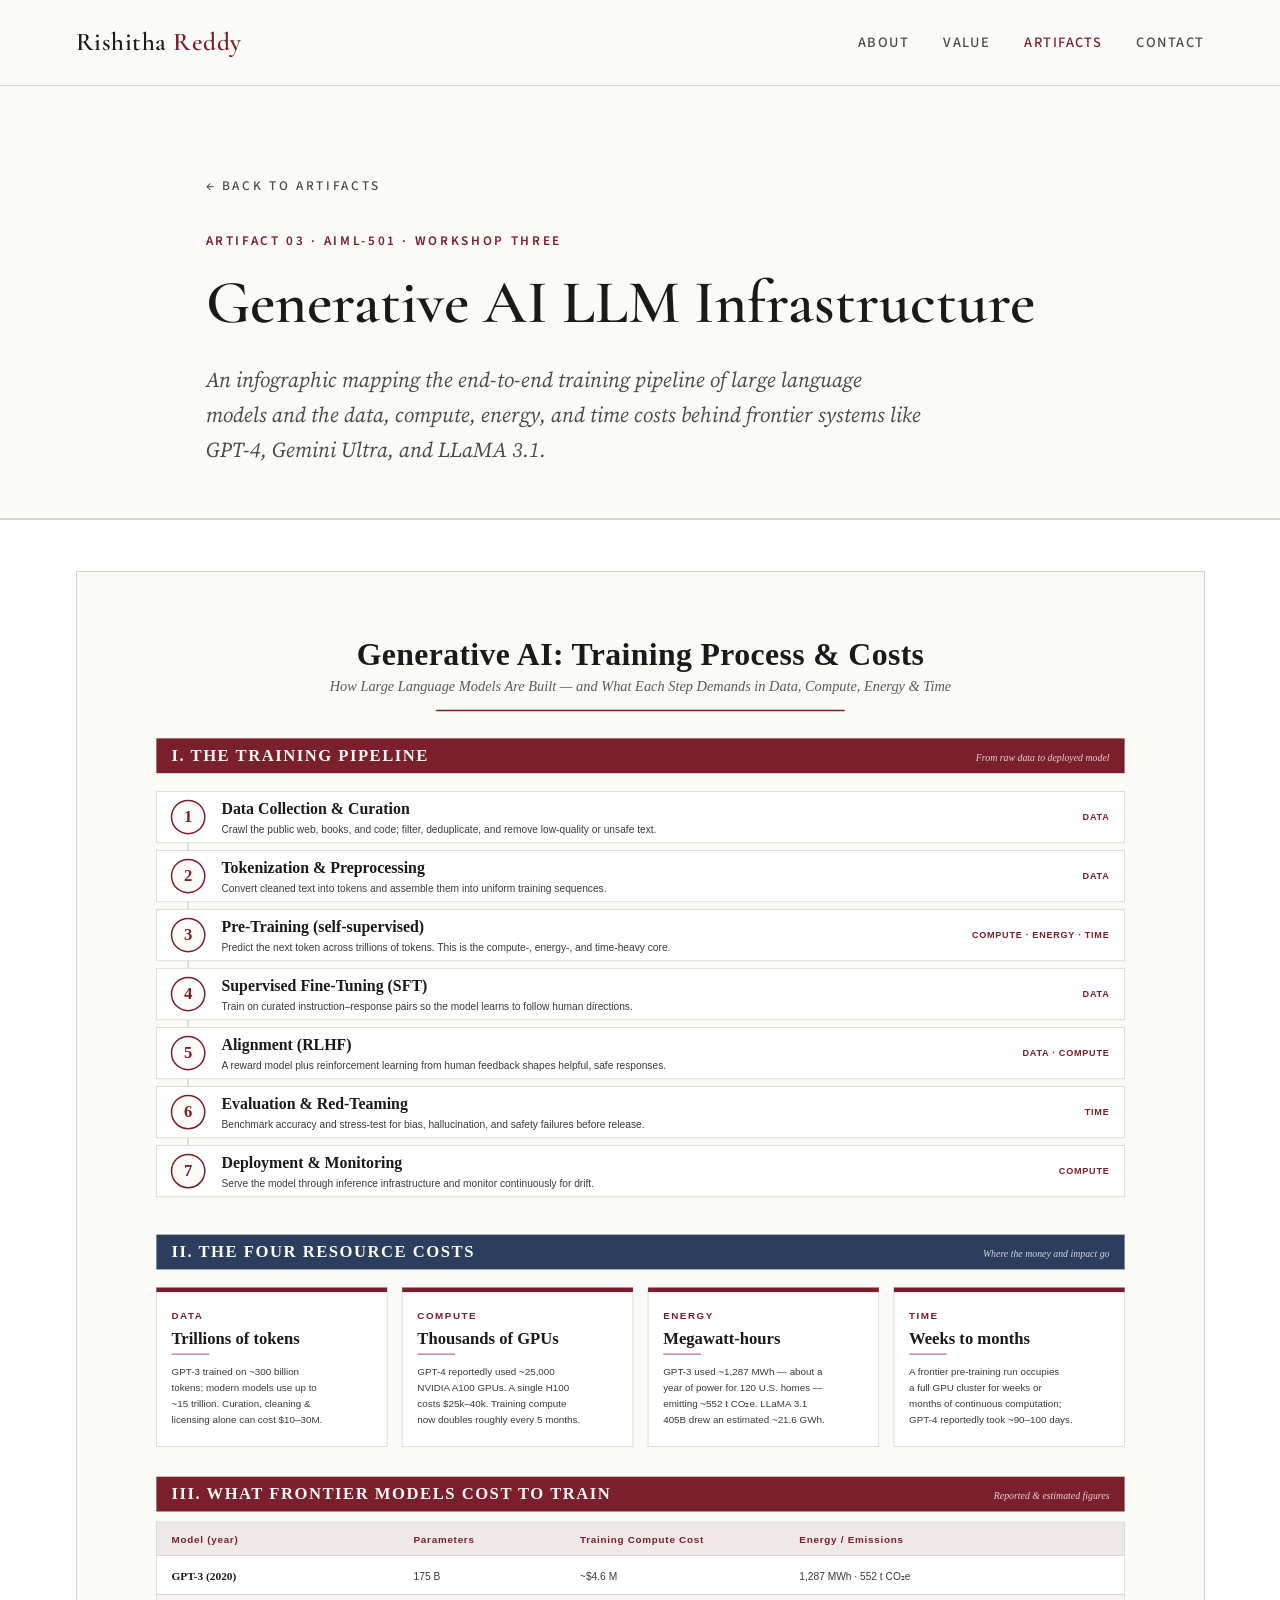
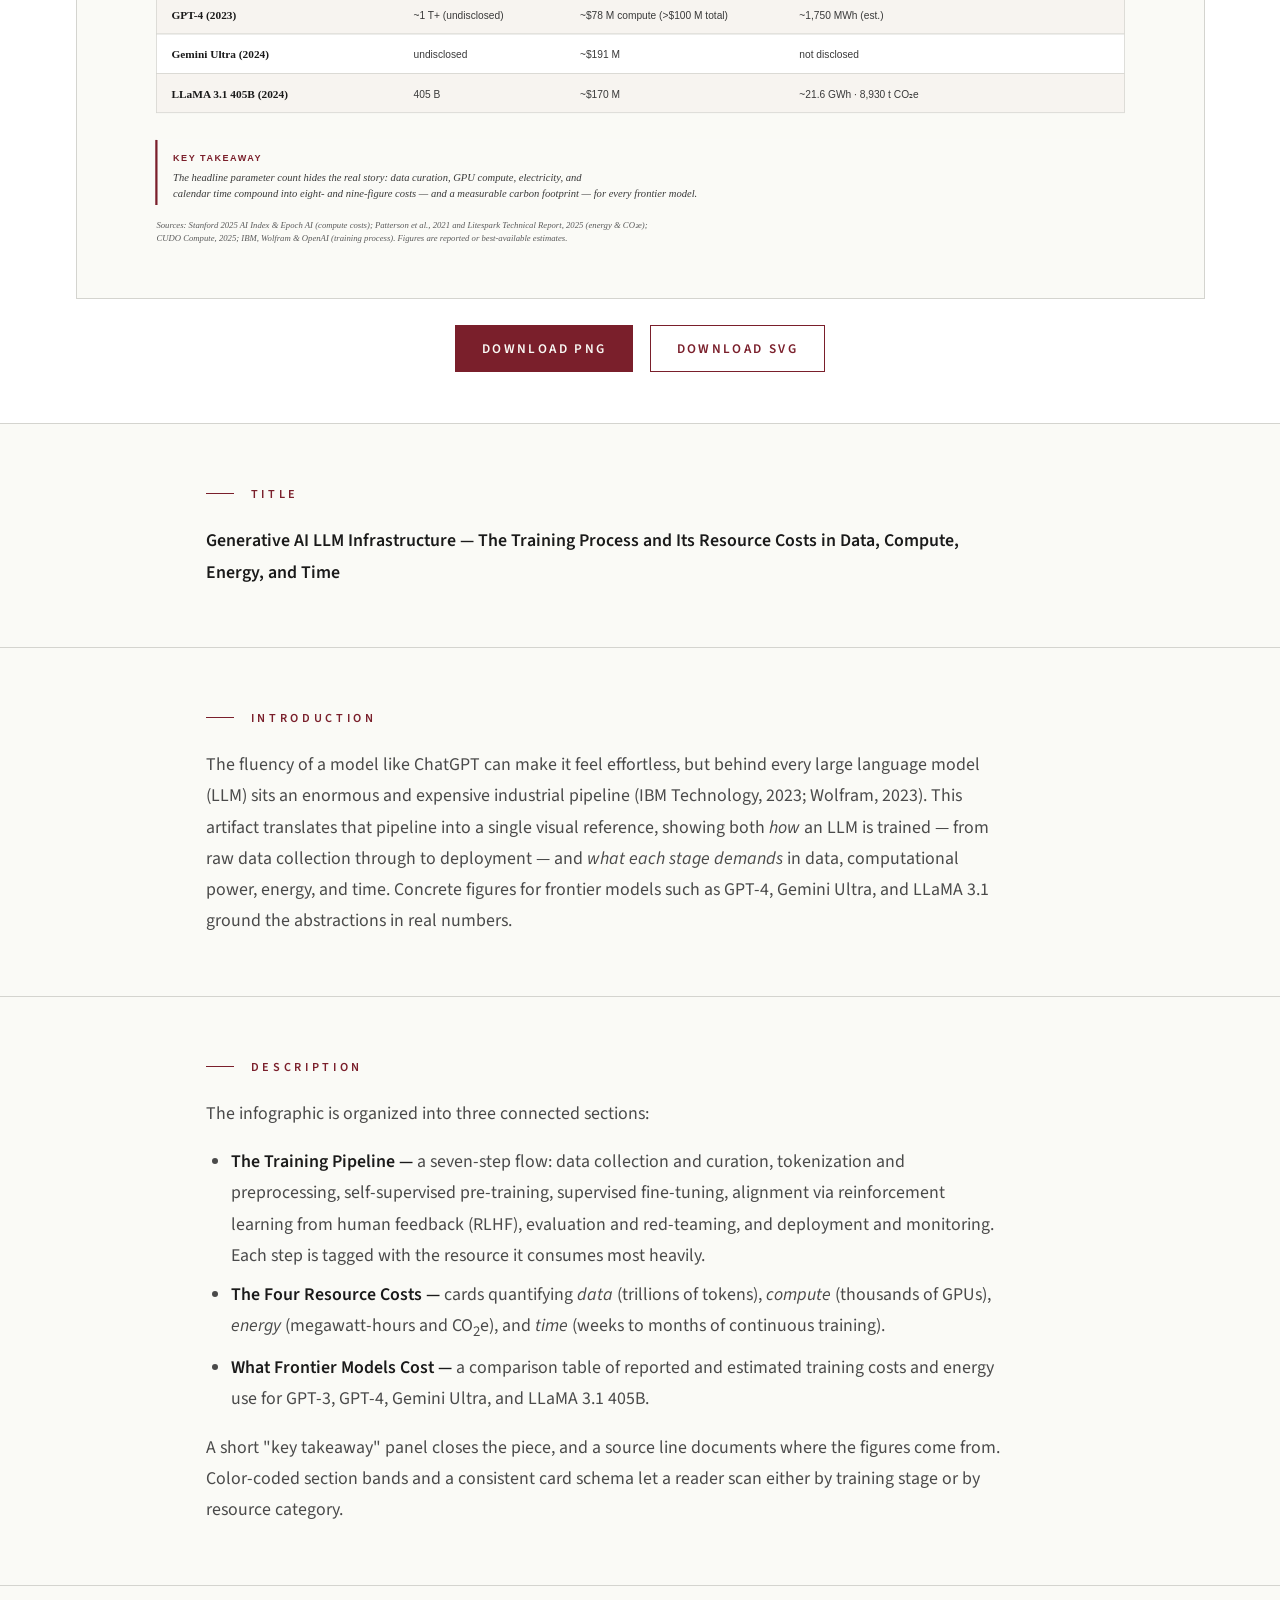
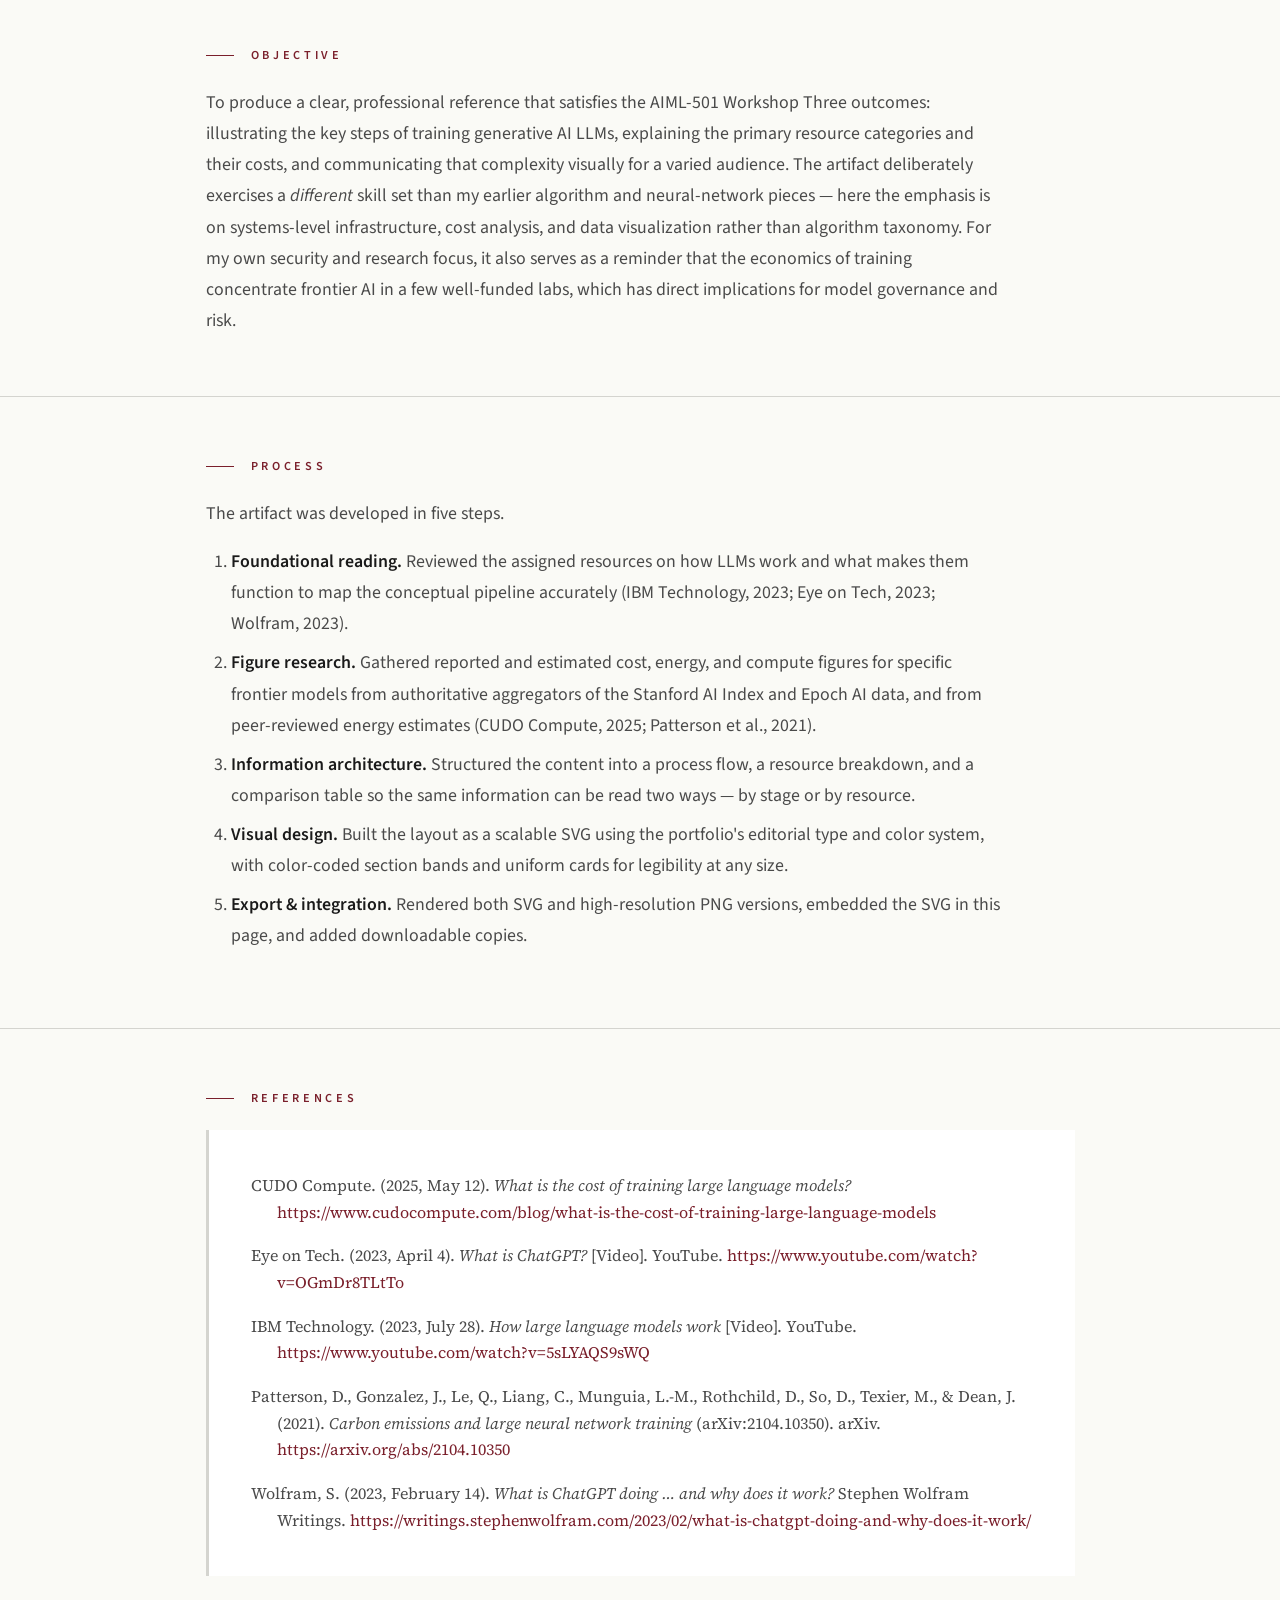
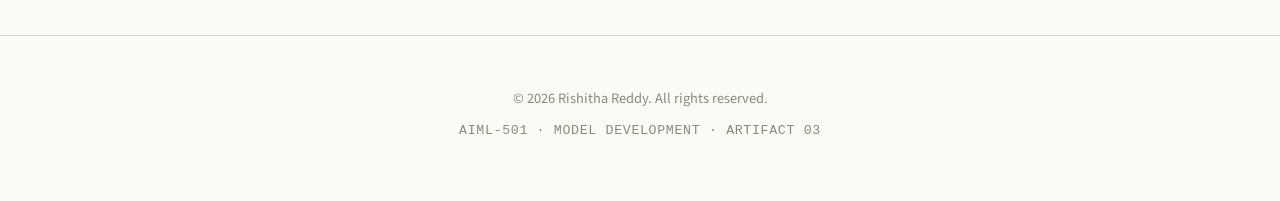
<file: artifacts/generative-ai-infrastructure.html>
<!DOCTYPE html>
<html lang="en">
<head>
  <meta charset="UTF-8">
  <meta name="viewport" content="width=device-width, initial-scale=1.0">
  <title>Generative AI LLM Infrastructure — Training Process &amp; Costs  |  Rishitha Reddy</title>
  <meta name="description" content="AIML-501 portfolio artifact: an infographic illustrating the generative AI LLM training pipeline and the data, compute, energy, and time costs of frontier models such as GPT-4, Gemini Ultra, and LLaMA 3.1.">
  <link rel="stylesheet" href="../assets/css/style.css">
  <link rel="icon" href="data:image/svg+xml,%3Csvg xmlns='http://www.w3.org/2000/svg' viewBox='0 0 100 100'%3E%3Crect width='100' height='100' fill='%237a1f2b'/%3E%3Ctext x='50' y='68' font-family='Georgia,serif' font-size='52' font-weight='600' fill='%23fafaf6' text-anchor='middle'%3ER%3C/text%3E%3C/svg%3E">
</head>
<body>

  <header class="site-header">
    <div class="container-wide">
      <nav class="nav">
        <a href="../index.html" class="brand">Rishitha <span class="accent">Reddy</span></a>
        <ul class="nav-links">
          <li><a href="../index.html#about">About</a></li>
          <li><a href="../index.html#value">Value</a></li>
          <li><a href="../index.html#artifacts" class="active">Artifacts</a></li>
          <li><a href="../index.html#contact">Contact</a></li>
        </ul>
      </nav>
    </div>
  </header>

  <main>

    <!-- ARTIFACT HEADER -->
    <section class="artifact-header">
      <div class="container">
        <a href="../index.html#artifacts" class="back-link">Back to artifacts</a>
        <p class="artifact-meta">Artifact 03  ·  AIML-501  ·  Workshop Three</p>
        <h1 class="artifact-title">Generative AI LLM Infrastructure</h1>
        <p class="artifact-subtitle">
          An infographic mapping the end-to-end training pipeline of large language models and the data, compute, energy, and time costs behind frontier systems like GPT-4, Gemini Ultra, and LLaMA 3.1.
        </p>
      </div>
    </section>

    <!-- INFOGRAPHIC FEATURE -->
    <section class="infographic-block">
      <div class="container-wide">
        <div class="infographic-frame">
          <img src="../assets/images/genai-infrastructure-infographic.svg" alt="Infographic in three parts: (I) the seven-step LLM training pipeline from data collection through deployment; (II) the four resource costs — data, compute, energy, and time; and (III) a comparison table of training cost and energy use for GPT-3, GPT-4, Gemini Ultra, and LLaMA 3.1 405B.">
        </div>
        <div class="download-row">
          <a href="../assets/images/genai-infrastructure-infographic.png" download class="btn primary">Download PNG</a>
          <a href="../assets/images/genai-infrastructure-infographic.svg" download class="btn">Download SVG</a>
        </div>
      </div>
    </section>

    <!-- TITLE -->
    <section class="artifact-section">
      <div class="container">
        <p class="field-label">Title</p>
        <div class="field-body">
          <p><strong>Generative AI LLM Infrastructure — The Training Process and Its Resource Costs in Data, Compute, Energy, and Time</strong></p>
        </div>
      </div>
    </section>

    <!-- INTRODUCTION -->
    <section class="artifact-section">
      <div class="container">
        <p class="field-label">Introduction</p>
        <div class="field-body">
          <p>
            The fluency of a model like ChatGPT can make it feel effortless, but behind every large language model (LLM) sits an enormous and expensive industrial pipeline (IBM Technology, 2023; Wolfram, 2023). This artifact translates that pipeline into a single visual reference, showing both <em>how</em> an LLM is trained — from raw data collection through to deployment — and <em>what each stage demands</em> in data, computational power, energy, and time. Concrete figures for frontier models such as GPT-4, Gemini Ultra, and LLaMA 3.1 ground the abstractions in real numbers.
          </p>
        </div>
      </div>
    </section>

    <!-- DESCRIPTION -->
    <section class="artifact-section">
      <div class="container">
        <p class="field-label">Description</p>
        <div class="field-body">
          <p>The infographic is organized into three connected sections:</p>
          <ul>
            <li><strong>The Training Pipeline —</strong> a seven-step flow: data collection and curation, tokenization and preprocessing, self-supervised pre-training, supervised fine-tuning, alignment via reinforcement learning from human feedback (RLHF), evaluation and red-teaming, and deployment and monitoring. Each step is tagged with the resource it consumes most heavily.</li>
            <li><strong>The Four Resource Costs —</strong> cards quantifying <em>data</em> (trillions of tokens), <em>compute</em> (thousands of GPUs), <em>energy</em> (megawatt-hours and CO<sub>2</sub>e), and <em>time</em> (weeks to months of continuous training).</li>
            <li><strong>What Frontier Models Cost —</strong> a comparison table of reported and estimated training costs and energy use for GPT-3, GPT-4, Gemini Ultra, and LLaMA 3.1 405B.</li>
          </ul>
          <p>
            A short "key takeaway" panel closes the piece, and a source line documents where the figures come from. Color-coded section bands and a consistent card schema let a reader scan either by training stage or by resource category.
          </p>
        </div>
      </div>
    </section>

    <!-- OBJECTIVE -->
    <section class="artifact-section">
      <div class="container">
        <p class="field-label">Objective</p>
        <div class="field-body">
          <p>
            To produce a clear, professional reference that satisfies the AIML-501 Workshop Three outcomes: illustrating the key steps of training generative AI LLMs, explaining the primary resource categories and their costs, and communicating that complexity visually for a varied audience. The artifact deliberately exercises a <em>different</em> skill set than my earlier algorithm and neural-network pieces — here the emphasis is on systems-level infrastructure, cost analysis, and data visualization rather than algorithm taxonomy. For my own security and research focus, it also serves as a reminder that the economics of training concentrate frontier AI in a few well-funded labs, which has direct implications for model governance and risk.
          </p>
        </div>
      </div>
    </section>

    <!-- PROCESS -->
    <section class="artifact-section">
      <div class="container">
        <p class="field-label">Process</p>
        <div class="field-body">
          <p>The artifact was developed in five steps.</p>
          <ol>
            <li><strong>Foundational reading.</strong> Reviewed the assigned resources on how LLMs work and what makes them function to map the conceptual pipeline accurately (IBM Technology, 2023; Eye on Tech, 2023; Wolfram, 2023).</li>
            <li><strong>Figure research.</strong> Gathered reported and estimated cost, energy, and compute figures for specific frontier models from authoritative aggregators of the Stanford AI Index and Epoch AI data, and from peer-reviewed energy estimates (CUDO Compute, 2025; Patterson et al., 2021).</li>
            <li><strong>Information architecture.</strong> Structured the content into a process flow, a resource breakdown, and a comparison table so the same information can be read two ways — by stage or by resource.</li>
            <li><strong>Visual design.</strong> Built the layout as a scalable SVG using the portfolio's editorial type and color system, with color-coded section bands and uniform cards for legibility at any size.</li>
            <li><strong>Export &amp; integration.</strong> Rendered both SVG and high-resolution PNG versions, embedded the SVG in this page, and added downloadable copies.</li>
          </ol>
        </div>
      </div>
    </section>

    <!-- REFERENCES -->
    <section class="artifact-section">
      <div class="container">
        <p class="field-label">References</p>
        <div class="references">

          <p class="ref">CUDO Compute. (2025, May 12). <em>What is the cost of training large language models?</em> <a href="https://www.cudocompute.com/blog/what-is-the-cost-of-training-large-language-models" target="_blank" rel="noopener">https://www.cudocompute.com/blog/what-is-the-cost-of-training-large-language-models</a></p>

          <p class="ref">Eye on Tech. (2023, April 4). <em>What is ChatGPT?</em> [Video]. YouTube. <a href="https://www.youtube.com/watch?v=OGmDr8TLtTo" target="_blank" rel="noopener">https://www.youtube.com/watch?v=OGmDr8TLtTo</a></p>

          <p class="ref">IBM Technology. (2023, July 28). <em>How large language models work</em> [Video]. YouTube. <a href="https://www.youtube.com/watch?v=5sLYAQS9sWQ" target="_blank" rel="noopener">https://www.youtube.com/watch?v=5sLYAQS9sWQ</a></p>

          <p class="ref">Patterson, D., Gonzalez, J., Le, Q., Liang, C., Munguia, L.-M., Rothchild, D., So, D., Texier, M., &amp; Dean, J. (2021). <em>Carbon emissions and large neural network training</em> (arXiv:2104.10350). arXiv. <a href="https://arxiv.org/abs/2104.10350" target="_blank" rel="noopener">https://arxiv.org/abs/2104.10350</a></p>

          <p class="ref">Wolfram, S. (2023, February 14). <em>What is ChatGPT doing … and why does it work?</em> Stephen Wolfram Writings. <a href="https://writings.stephenwolfram.com/2023/02/what-is-chatgpt-doing-and-why-does-it-work/" target="_blank" rel="noopener">https://writings.stephenwolfram.com/2023/02/what-is-chatgpt-doing-and-why-does-it-work/</a></p>

        </div>
      </div>
    </section>

  </main>

  <footer class="site-footer">
    <div class="container">
      <p>&copy; 2026 Rishitha Reddy. All rights reserved.</p>
      <p class="mono">AIML-501  ·  MODEL DEVELOPMENT  ·  ARTIFACT 03</p>
    </div>
  </footer>

</body>
</html>
</file>
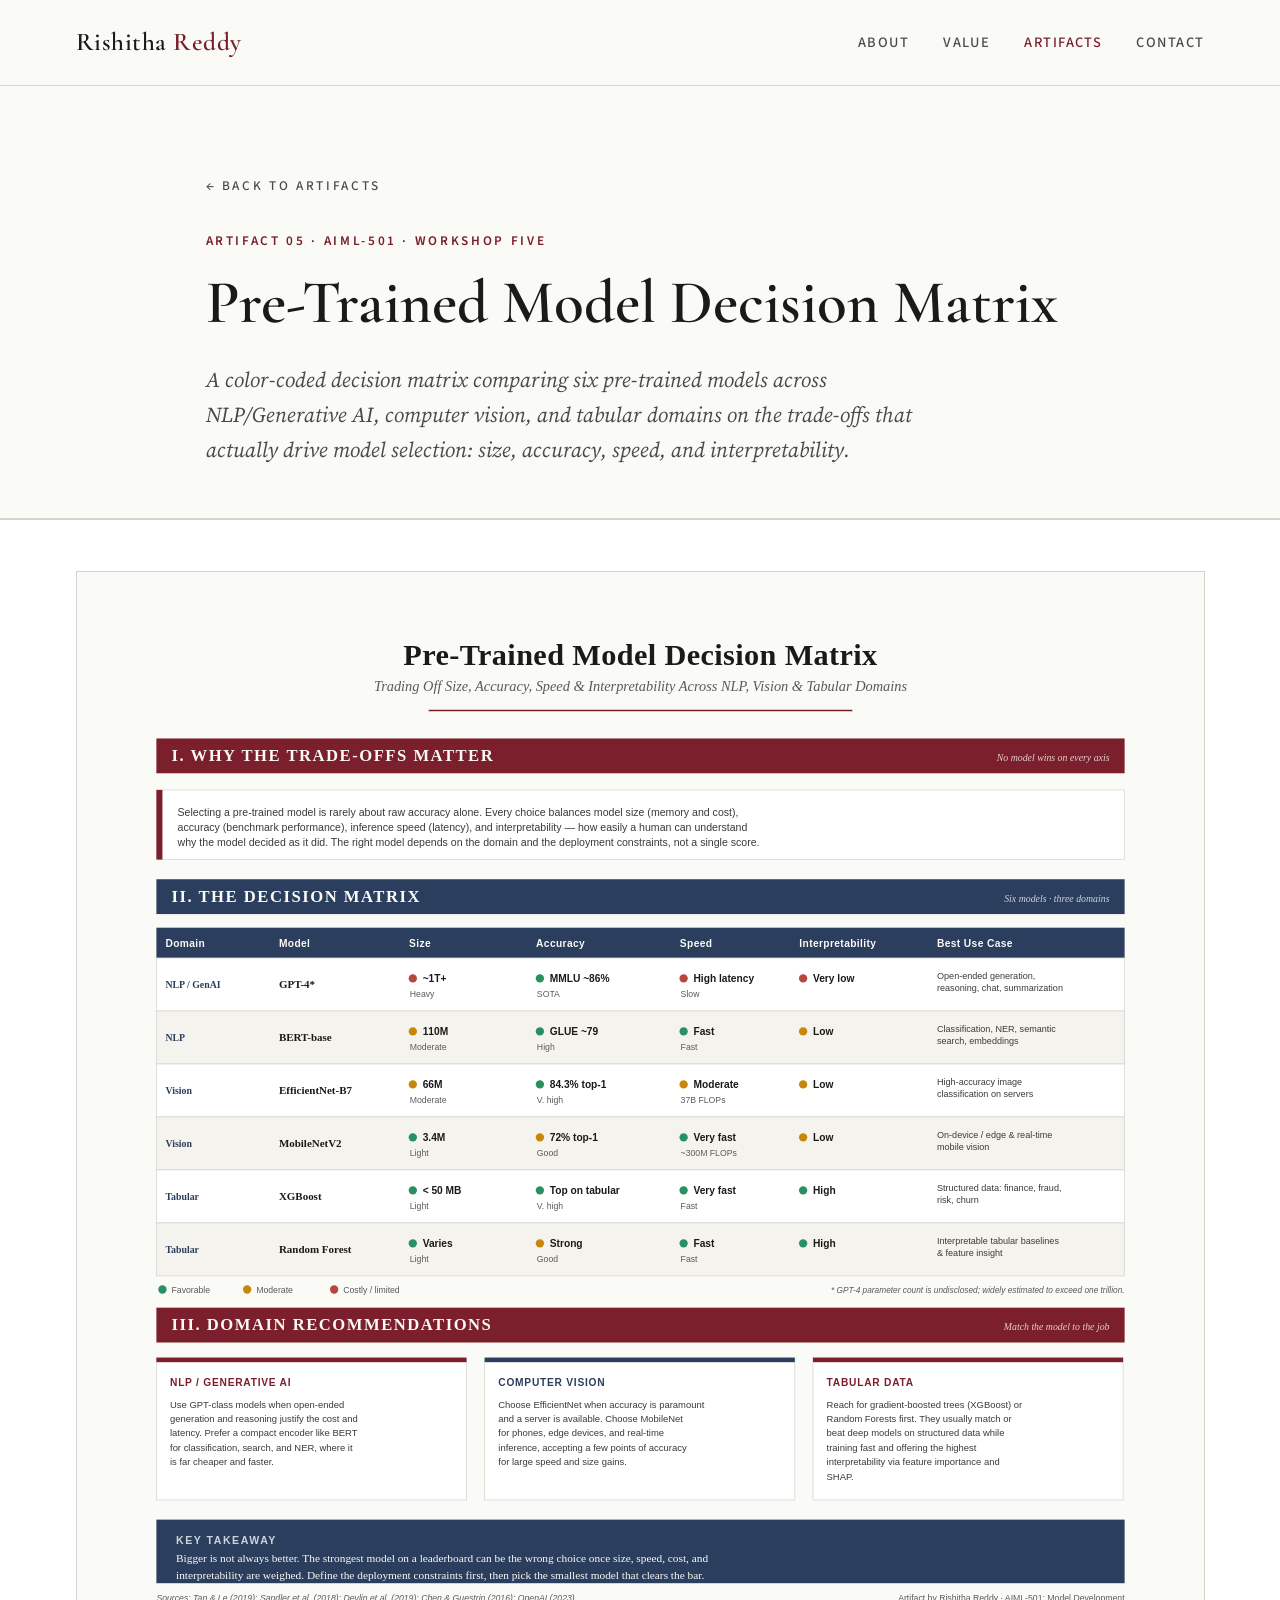
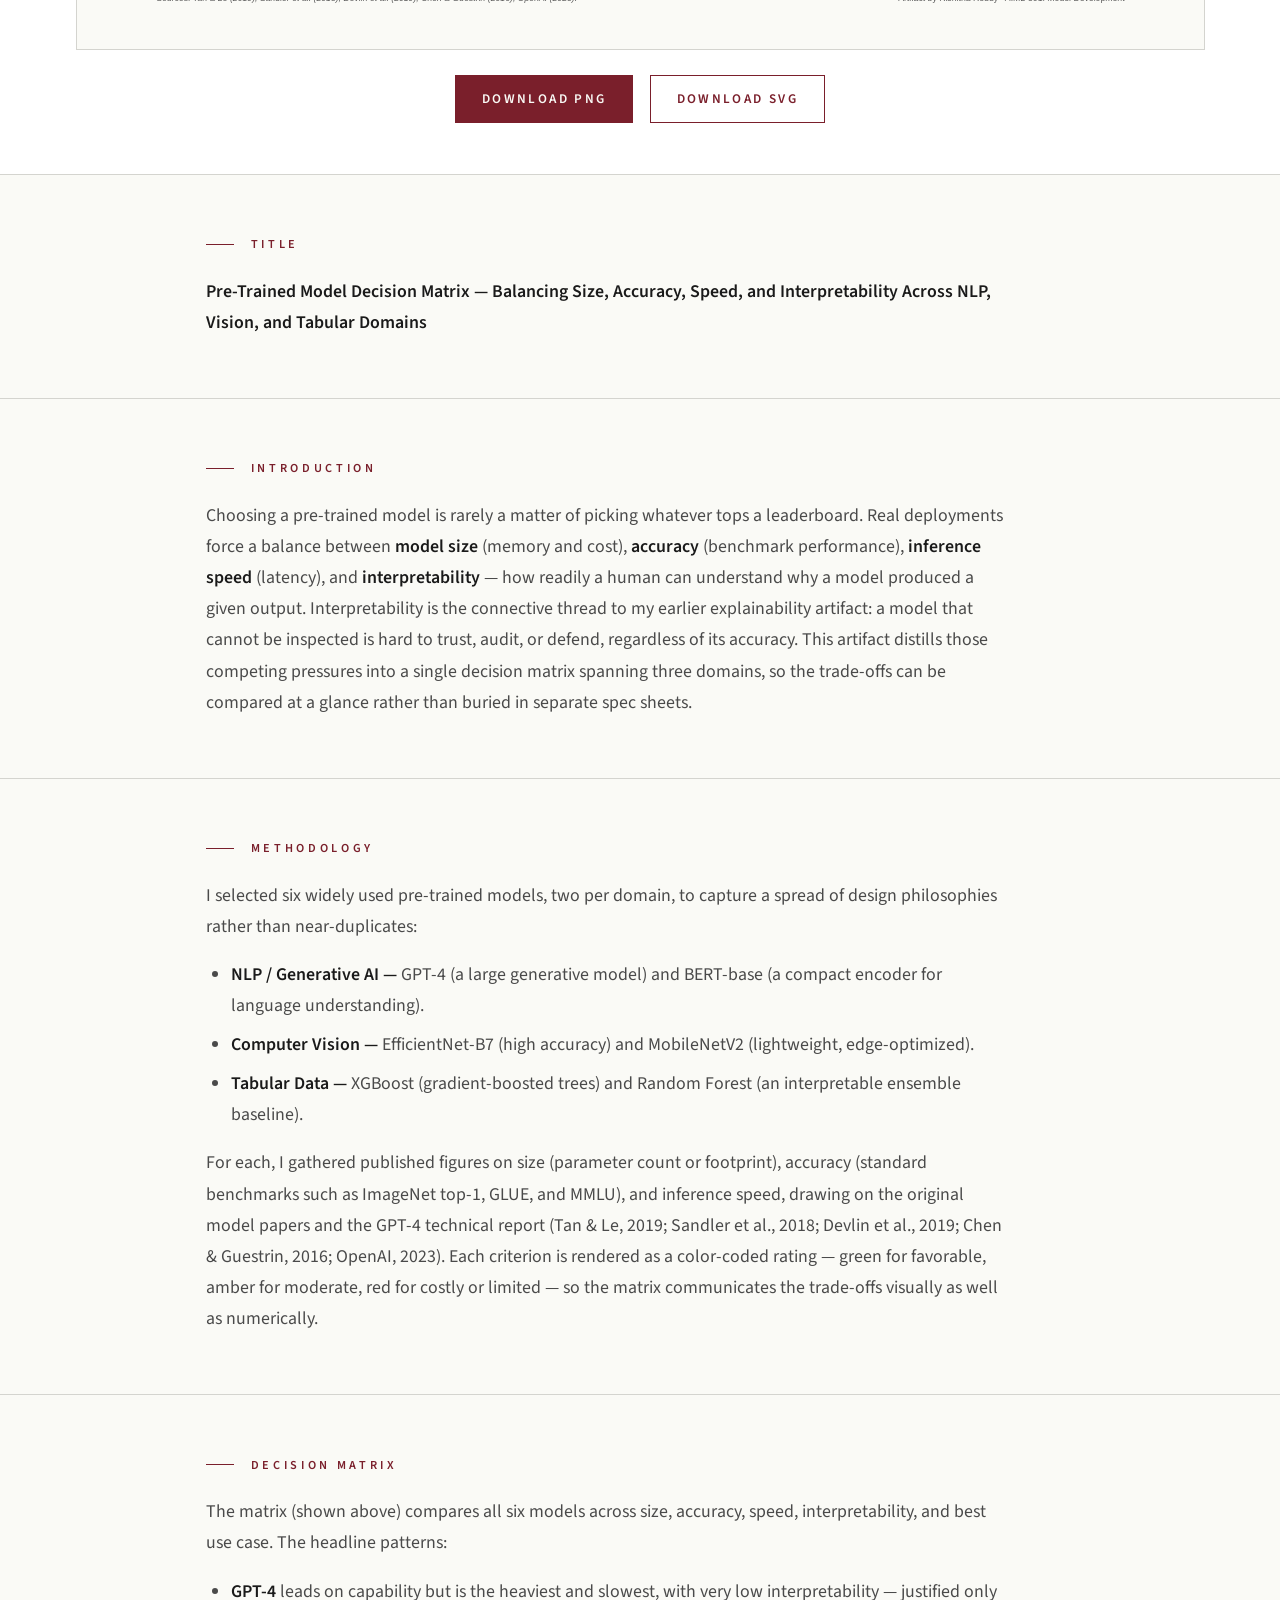
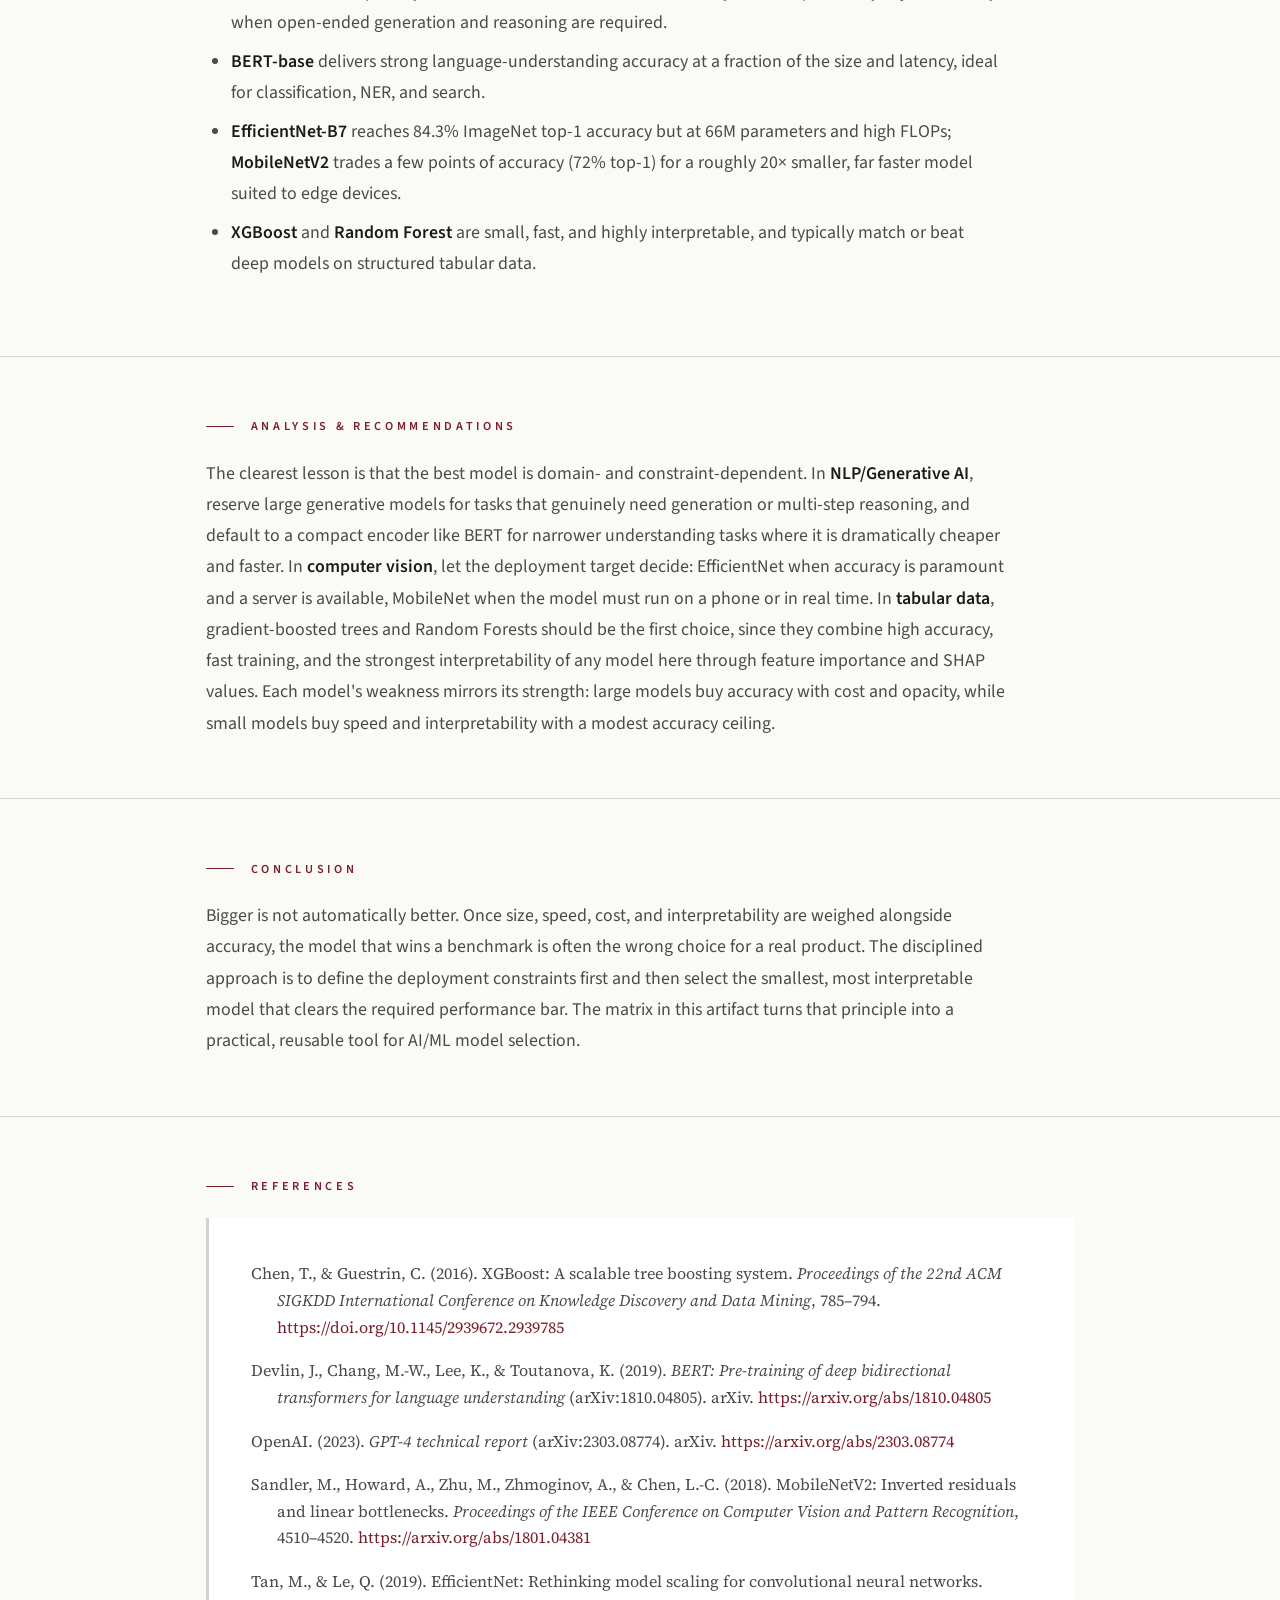
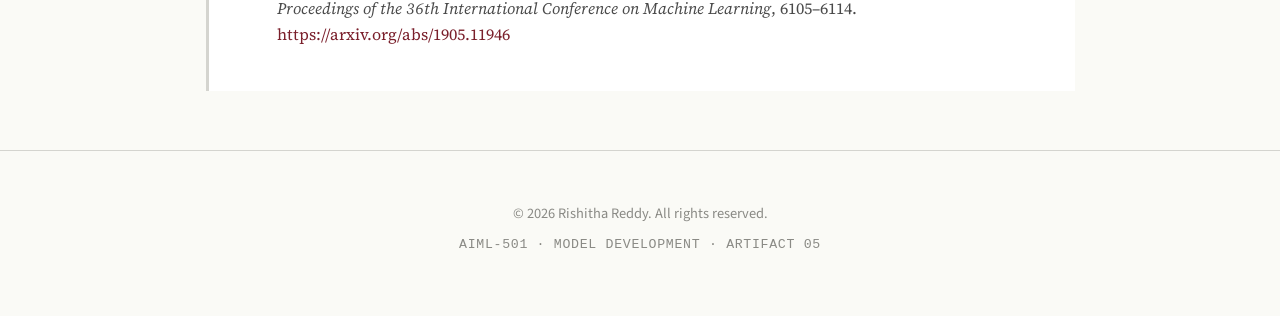
<file: artifacts/model-decision-matrix.html>
<!DOCTYPE html>
<html lang="en">
<head>
  <meta charset="UTF-8">
  <meta name="viewport" content="width=device-width, initial-scale=1.0">
  <title>Pre-Trained Model Decision Matrix &mdash; Size, Accuracy &amp; Speed Trade-Offs  |  Rishitha Reddy</title>
  <meta name="description" content="AIML-501 portfolio artifact: a decision matrix comparing six pre-trained models across NLP/Generative AI, computer vision, and tabular domains on size, accuracy, speed, and interpretability, with domain-specific selection recommendations.">
  <link rel="stylesheet" href="../assets/css/style.css">
  <link rel="icon" href="data:image/svg+xml,%3Csvg xmlns='http://www.w3.org/2000/svg' viewBox='0 0 100 100'%3E%3Crect width='100' height='100' fill='%237a1f2b'/%3E%3Ctext x='50' y='68' font-family='Georgia,serif' font-size='52' font-weight='600' fill='%23fafaf6' text-anchor='middle'%3ER%3C/text%3E%3C/svg%3E">
</head>
<body>

  <header class="site-header">
    <div class="container-wide">
      <nav class="nav">
        <a href="../index.html" class="brand">Rishitha <span class="accent">Reddy</span></a>
        <ul class="nav-links">
          <li><a href="../index.html#about">About</a></li>
          <li><a href="../index.html#value">Value</a></li>
          <li><a href="../index.html#artifacts" class="active">Artifacts</a></li>
          <li><a href="../index.html#contact">Contact</a></li>
        </ul>
      </nav>
    </div>
  </header>

  <main>

    <!-- ARTIFACT HEADER -->
    <section class="artifact-header">
      <div class="container">
        <a href="../index.html#artifacts" class="back-link">Back to artifacts</a>
        <p class="artifact-meta">Artifact 05  ·  AIML-501  ·  Workshop Five</p>
        <h1 class="artifact-title">Pre-Trained Model Decision Matrix</h1>
        <p class="artifact-subtitle">
          A color-coded decision matrix comparing six pre-trained models across NLP/Generative AI, computer vision, and tabular domains on the trade-offs that actually drive model selection: size, accuracy, speed, and interpretability.
        </p>
      </div>
    </section>

    <!-- INFOGRAPHIC FEATURE -->
    <section class="infographic-block">
      <div class="container-wide">
        <div class="infographic-frame">
          <img src="../assets/images/model-decision-matrix-infographic.svg" alt="Decision matrix infographic in three sections: (I) why the trade-offs between size, accuracy, speed, and interpretability matter; (II) a color-coded table comparing GPT-4, BERT-base, EfficientNet-B7, MobileNetV2, XGBoost, and Random Forest across those criteria plus best use case; and (III) domain recommendations for NLP/Generative AI, computer vision, and tabular data.">
        </div>
        <div class="download-row">
          <a href="../assets/images/model-decision-matrix-infographic.png" download class="btn primary">Download PNG</a>
          <a href="../assets/images/model-decision-matrix-infographic.svg" download class="btn">Download SVG</a>
        </div>
      </div>
    </section>

    <!-- TITLE -->
    <section class="artifact-section">
      <div class="container">
        <p class="field-label">Title</p>
        <div class="field-body">
          <p><strong>Pre-Trained Model Decision Matrix &mdash; Balancing Size, Accuracy, Speed, and Interpretability Across NLP, Vision, and Tabular Domains</strong></p>
        </div>
      </div>
    </section>

    <!-- INTRODUCTION -->
    <section class="artifact-section">
      <div class="container">
        <p class="field-label">Introduction</p>
        <div class="field-body">
          <p>
            Choosing a pre-trained model is rarely a matter of picking whatever tops a leaderboard. Real deployments force a balance between <strong>model size</strong> (memory and cost), <strong>accuracy</strong> (benchmark performance), <strong>inference speed</strong> (latency), and <strong>interpretability</strong> &mdash; how readily a human can understand why a model produced a given output. Interpretability is the connective thread to my earlier explainability artifact: a model that cannot be inspected is hard to trust, audit, or defend, regardless of its accuracy. This artifact distills those competing pressures into a single decision matrix spanning three domains, so the trade-offs can be compared at a glance rather than buried in separate spec sheets.
          </p>
        </div>
      </div>
    </section>

    <!-- METHODOLOGY -->
    <section class="artifact-section">
      <div class="container">
        <p class="field-label">Methodology</p>
        <div class="field-body">
          <p>
            I selected six widely used pre-trained models, two per domain, to capture a spread of design philosophies rather than near-duplicates:
          </p>
          <ul>
            <li><strong>NLP / Generative AI &mdash;</strong> GPT-4 (a large generative model) and BERT-base (a compact encoder for language understanding).</li>
            <li><strong>Computer Vision &mdash;</strong> EfficientNet-B7 (high accuracy) and MobileNetV2 (lightweight, edge-optimized).</li>
            <li><strong>Tabular Data &mdash;</strong> XGBoost (gradient-boosted trees) and Random Forest (an interpretable ensemble baseline).</li>
          </ul>
          <p>
            For each, I gathered published figures on size (parameter count or footprint), accuracy (standard benchmarks such as ImageNet top-1, GLUE, and MMLU), and inference speed, drawing on the original model papers and the GPT-4 technical report (Tan &amp; Le, 2019; Sandler et al., 2018; Devlin et al., 2019; Chen &amp; Guestrin, 2016; OpenAI, 2023). Each criterion is rendered as a color-coded rating &mdash; green for favorable, amber for moderate, red for costly or limited &mdash; so the matrix communicates the trade-offs visually as well as numerically.
          </p>
        </div>
      </div>
    </section>

    <!-- DECISION MATRIX -->
    <section class="artifact-section">
      <div class="container">
        <p class="field-label">Decision Matrix</p>
        <div class="field-body">
          <p>The matrix (shown above) compares all six models across size, accuracy, speed, interpretability, and best use case. The headline patterns:</p>
          <ul>
            <li><strong>GPT-4</strong> leads on capability but is the heaviest and slowest, with very low interpretability &mdash; justified only when open-ended generation and reasoning are required.</li>
            <li><strong>BERT-base</strong> delivers strong language-understanding accuracy at a fraction of the size and latency, ideal for classification, NER, and search.</li>
            <li><strong>EfficientNet-B7</strong> reaches 84.3% ImageNet top-1 accuracy but at 66M parameters and high FLOPs; <strong>MobileNetV2</strong> trades a few points of accuracy (72% top-1) for a roughly 20&times; smaller, far faster model suited to edge devices.</li>
            <li><strong>XGBoost</strong> and <strong>Random Forest</strong> are small, fast, and highly interpretable, and typically match or beat deep models on structured tabular data.</li>
          </ul>
        </div>
      </div>
    </section>

    <!-- ANALYSIS & RECOMMENDATIONS -->
    <section class="artifact-section">
      <div class="container">
        <p class="field-label">Analysis &amp; Recommendations</p>
        <div class="field-body">
          <p>
            The clearest lesson is that the best model is domain- and constraint-dependent. In <strong>NLP/Generative AI</strong>, reserve large generative models for tasks that genuinely need generation or multi-step reasoning, and default to a compact encoder like BERT for narrower understanding tasks where it is dramatically cheaper and faster. In <strong>computer vision</strong>, let the deployment target decide: EfficientNet when accuracy is paramount and a server is available, MobileNet when the model must run on a phone or in real time. In <strong>tabular data</strong>, gradient-boosted trees and Random Forests should be the first choice, since they combine high accuracy, fast training, and the strongest interpretability of any model here through feature importance and SHAP values. Each model's weakness mirrors its strength: large models buy accuracy with cost and opacity, while small models buy speed and interpretability with a modest accuracy ceiling.
          </p>
        </div>
      </div>
    </section>

    <!-- CONCLUSION -->
    <section class="artifact-section">
      <div class="container">
        <p class="field-label">Conclusion</p>
        <div class="field-body">
          <p>
            Bigger is not automatically better. Once size, speed, cost, and interpretability are weighed alongside accuracy, the model that wins a benchmark is often the wrong choice for a real product. The disciplined approach is to define the deployment constraints first and then select the smallest, most interpretable model that clears the required performance bar. The matrix in this artifact turns that principle into a practical, reusable tool for AI/ML model selection.
          </p>
        </div>
      </div>
    </section>

    <!-- REFERENCES -->
    <section class="artifact-section">
      <div class="container">
        <p class="field-label">References</p>
        <div class="references">

          <p class="ref">Chen, T., &amp; Guestrin, C. (2016). XGBoost: A scalable tree boosting system. <em>Proceedings of the 22nd ACM SIGKDD International Conference on Knowledge Discovery and Data Mining</em>, 785&ndash;794. <a href="https://doi.org/10.1145/2939672.2939785" target="_blank" rel="noopener">https://doi.org/10.1145/2939672.2939785</a></p>

          <p class="ref">Devlin, J., Chang, M.-W., Lee, K., &amp; Toutanova, K. (2019). <em>BERT: Pre-training of deep bidirectional transformers for language understanding</em> (arXiv:1810.04805). arXiv. <a href="https://arxiv.org/abs/1810.04805" target="_blank" rel="noopener">https://arxiv.org/abs/1810.04805</a></p>

          <p class="ref">OpenAI. (2023). <em>GPT-4 technical report</em> (arXiv:2303.08774). arXiv. <a href="https://arxiv.org/abs/2303.08774" target="_blank" rel="noopener">https://arxiv.org/abs/2303.08774</a></p>

          <p class="ref">Sandler, M., Howard, A., Zhu, M., Zhmoginov, A., &amp; Chen, L.-C. (2018). MobileNetV2: Inverted residuals and linear bottlenecks. <em>Proceedings of the IEEE Conference on Computer Vision and Pattern Recognition</em>, 4510&ndash;4520. <a href="https://arxiv.org/abs/1801.04381" target="_blank" rel="noopener">https://arxiv.org/abs/1801.04381</a></p>

          <p class="ref">Tan, M., &amp; Le, Q. (2019). EfficientNet: Rethinking model scaling for convolutional neural networks. <em>Proceedings of the 36th International Conference on Machine Learning</em>, 6105&ndash;6114. <a href="https://arxiv.org/abs/1905.11946" target="_blank" rel="noopener">https://arxiv.org/abs/1905.11946</a></p>

        </div>
      </div>
    </section>

  </main>

  <footer class="site-footer">
    <div class="container">
      <p>&copy; 2026 Rishitha Reddy. All rights reserved.</p>
      <p class="mono">AIML-501  ·  MODEL DEVELOPMENT  ·  ARTIFACT 05</p>
    </div>
  </footer>

</body>
</html>
</file>
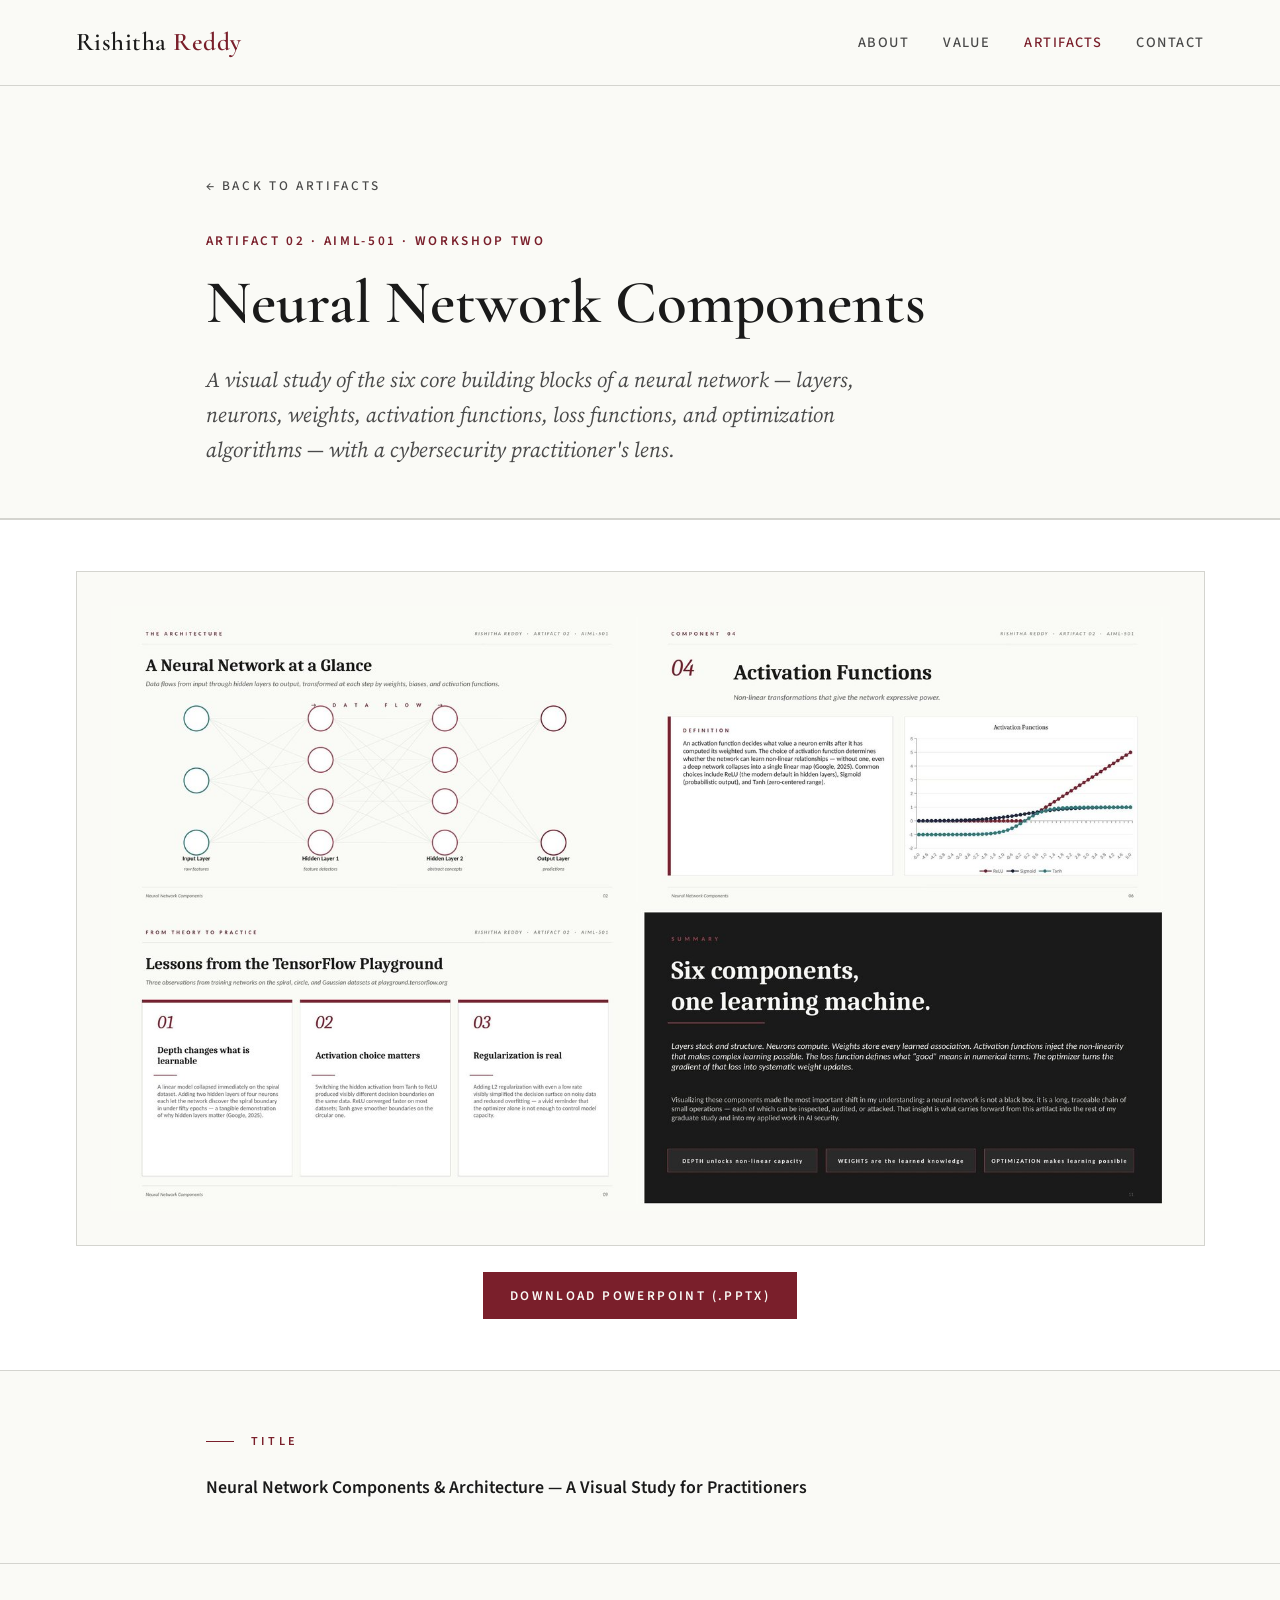
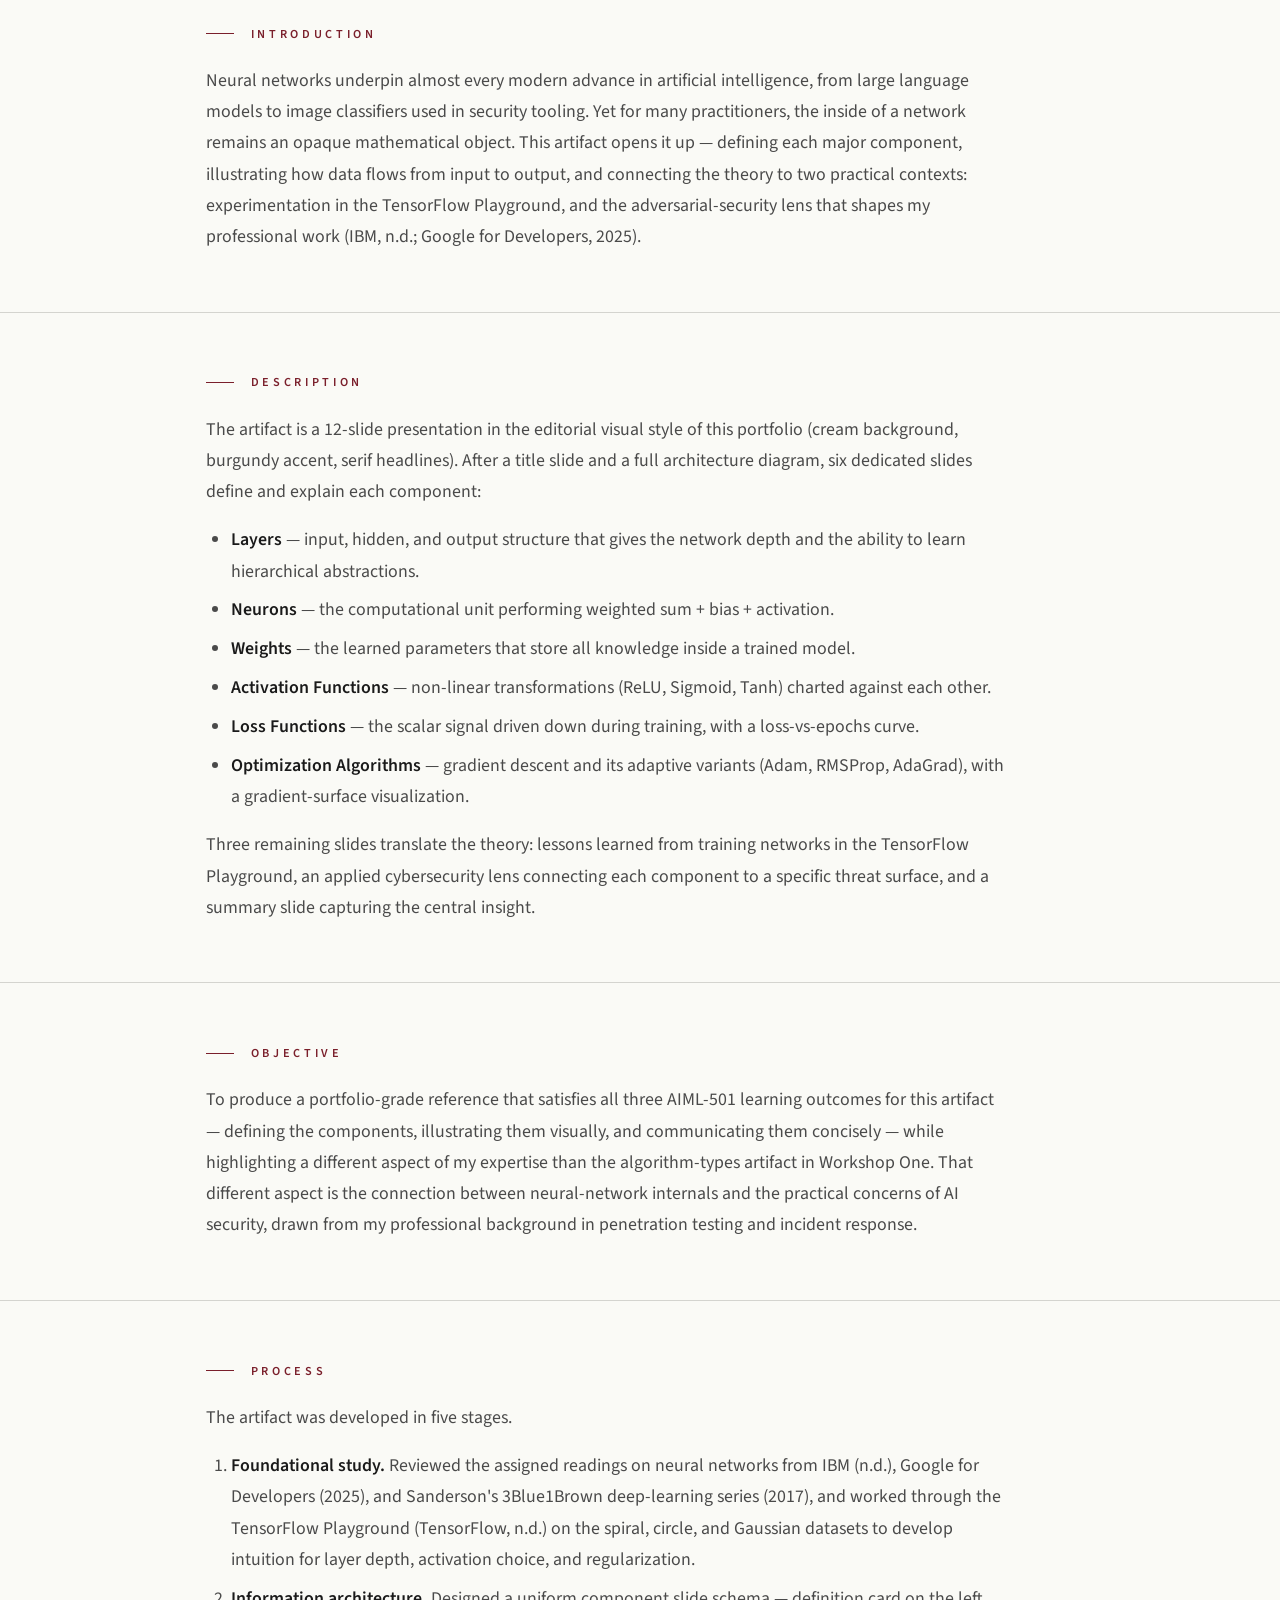
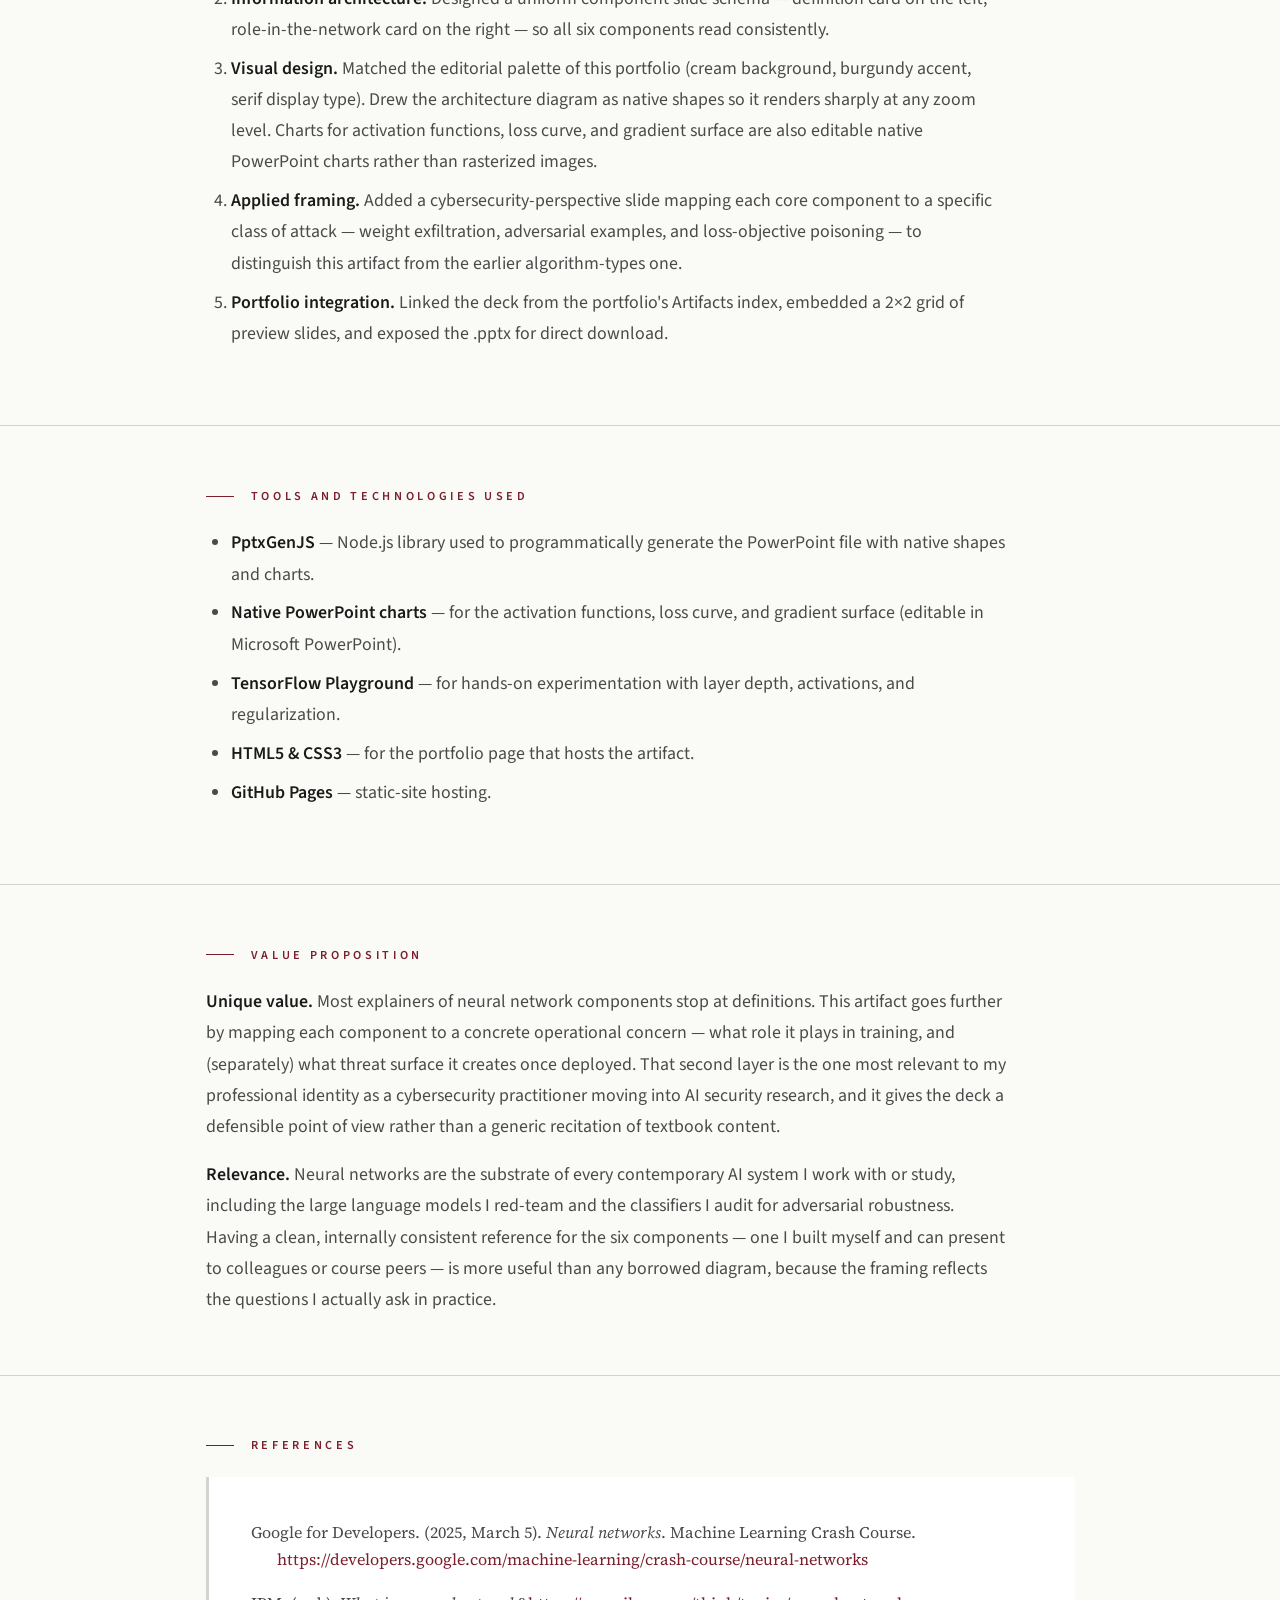
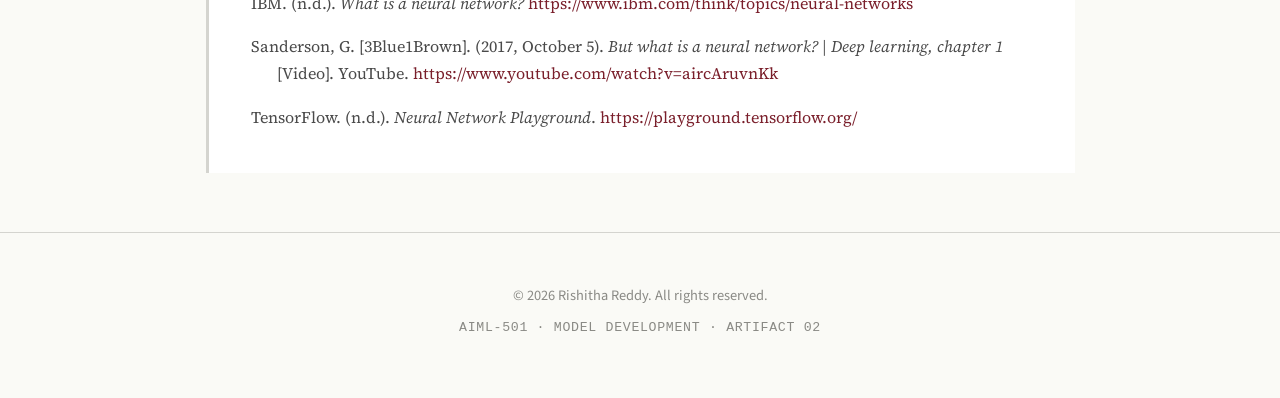
<file: artifacts/neural-networks.html>
<!DOCTYPE html>
<html lang="en">
<head>
  <meta charset="UTF-8">
  <meta name="viewport" content="width=device-width, initial-scale=1.0">
  <title>Neural Network Components — Visual Study  |  Rishitha Reddy</title>
  <meta name="description" content="AIML-501 portfolio artifact: a slide deck visually defining the six core components of a neural network — layers, neurons, weights, activation functions, loss functions, and optimization algorithms.">
  <link rel="stylesheet" href="../assets/css/style.css">
  <link rel="icon" href="data:image/svg+xml,%3Csvg xmlns='http://www.w3.org/2000/svg' viewBox='0 0 100 100'%3E%3Crect width='100' height='100' fill='%237a1f2b'/%3E%3Ctext x='50' y='68' font-family='Georgia,serif' font-size='52' font-weight='600' fill='%23fafaf6' text-anchor='middle'%3ER%3C/text%3E%3C/svg%3E">
</head>
<body>

  <header class="site-header">
    <div class="container-wide">
      <nav class="nav">
        <a href="../index.html" class="brand">Rishitha <span class="accent">Reddy</span></a>
        <ul class="nav-links">
          <li><a href="../index.html#about">About</a></li>
          <li><a href="../index.html#value">Value</a></li>
          <li><a href="../index.html#artifacts" class="active">Artifacts</a></li>
          <li><a href="../index.html#contact">Contact</a></li>
        </ul>
      </nav>
    </div>
  </header>

  <main>

    <!-- ARTIFACT HEADER -->
    <section class="artifact-header">
      <div class="container">
        <a href="../index.html#artifacts" class="back-link">Back to artifacts</a>
        <p class="artifact-meta">Artifact 02  ·  AIML-501  ·  Workshop Two</p>
        <h1 class="artifact-title">Neural Network Components</h1>
        <p class="artifact-subtitle">
          A visual study of the six core building blocks of a neural network — layers, neurons, weights, activation functions, loss functions, and optimization algorithms — with a cybersecurity practitioner's lens.
        </p>
      </div>
    </section>

    <!-- SLIDE DECK PREVIEW -->
    <section class="infographic-block">
      <div class="container-wide">
        <div class="infographic-frame">
          <img src="../assets/images/nn-slides-grid.jpg" alt="Selected slides from the Neural Network Components deck: architecture diagram, activation functions chart, TensorFlow Playground insights, and summary.">
        </div>
        <div class="download-row">
          <a href="../assets/files/Neural_Network_Components_RishithaReddy.pptx" download class="btn primary">Download PowerPoint (.pptx)</a>
        </div>
      </div>
    </section>

    <!-- TITLE -->
    <section class="artifact-section">
      <div class="container">
        <p class="field-label">Title</p>
        <div class="field-body">
          <p><strong>Neural Network Components &amp; Architecture — A Visual Study for Practitioners</strong></p>
        </div>
      </div>
    </section>

    <!-- INTRODUCTION -->
    <section class="artifact-section">
      <div class="container">
        <p class="field-label">Introduction</p>
        <div class="field-body">
          <p>
            Neural networks underpin almost every modern advance in artificial intelligence, from large language models to image classifiers used in security tooling. Yet for many practitioners, the inside of a network remains an opaque mathematical object. This artifact opens it up — defining each major component, illustrating how data flows from input to output, and connecting the theory to two practical contexts: experimentation in the TensorFlow Playground, and the adversarial-security lens that shapes my professional work (IBM, n.d.; Google for Developers, 2025).
          </p>
        </div>
      </div>
    </section>

    <!-- DESCRIPTION -->
    <section class="artifact-section">
      <div class="container">
        <p class="field-label">Description</p>
        <div class="field-body">
          <p>
            The artifact is a 12-slide presentation in the editorial visual style of this portfolio (cream background, burgundy accent, serif headlines). After a title slide and a full architecture diagram, six dedicated slides define and explain each component:
          </p>
          <ul>
            <li><strong>Layers</strong> — input, hidden, and output structure that gives the network depth and the ability to learn hierarchical abstractions.</li>
            <li><strong>Neurons</strong> — the computational unit performing weighted sum + bias + activation.</li>
            <li><strong>Weights</strong> — the learned parameters that store all knowledge inside a trained model.</li>
            <li><strong>Activation Functions</strong> — non-linear transformations (ReLU, Sigmoid, Tanh) charted against each other.</li>
            <li><strong>Loss Functions</strong> — the scalar signal driven down during training, with a loss-vs-epochs curve.</li>
            <li><strong>Optimization Algorithms</strong> — gradient descent and its adaptive variants (Adam, RMSProp, AdaGrad), with a gradient-surface visualization.</li>
          </ul>
          <p>
            Three remaining slides translate the theory: lessons learned from training networks in the TensorFlow Playground, an applied cybersecurity lens connecting each component to a specific threat surface, and a summary slide capturing the central insight.
          </p>
        </div>
      </div>
    </section>

    <!-- OBJECTIVE -->
    <section class="artifact-section">
      <div class="container">
        <p class="field-label">Objective</p>
        <div class="field-body">
          <p>
            To produce a portfolio-grade reference that satisfies all three AIML-501 learning outcomes for this artifact — defining the components, illustrating them visually, and communicating them concisely — while highlighting a different aspect of my expertise than the algorithm-types artifact in Workshop One. That different aspect is the connection between neural-network internals and the practical concerns of AI security, drawn from my professional background in penetration testing and incident response.
          </p>
        </div>
      </div>
    </section>

    <!-- PROCESS -->
    <section class="artifact-section">
      <div class="container">
        <p class="field-label">Process</p>
        <div class="field-body">
          <p>The artifact was developed in five stages.</p>
          <ol>
            <li><strong>Foundational study.</strong> Reviewed the assigned readings on neural networks from IBM (n.d.), Google for Developers (2025), and Sanderson's 3Blue1Brown deep-learning series (2017), and worked through the TensorFlow Playground (TensorFlow, n.d.) on the spiral, circle, and Gaussian datasets to develop intuition for layer depth, activation choice, and regularization.</li>
            <li><strong>Information architecture.</strong> Designed a uniform component slide schema — definition card on the left, role-in-the-network card on the right — so all six components read consistently.</li>
            <li><strong>Visual design.</strong> Matched the editorial palette of this portfolio (cream background, burgundy accent, serif display type). Drew the architecture diagram as native shapes so it renders sharply at any zoom level. Charts for activation functions, loss curve, and gradient surface are also editable native PowerPoint charts rather than rasterized images.</li>
            <li><strong>Applied framing.</strong> Added a cybersecurity-perspective slide mapping each core component to a specific class of attack — weight exfiltration, adversarial examples, and loss-objective poisoning — to distinguish this artifact from the earlier algorithm-types one.</li>
            <li><strong>Portfolio integration.</strong> Linked the deck from the portfolio's Artifacts index, embedded a 2&times;2 grid of preview slides, and exposed the .pptx for direct download.</li>
          </ol>
        </div>
      </div>
    </section>

    <!-- TOOLS AND TECHNOLOGIES USED -->
    <section class="artifact-section">
      <div class="container">
        <p class="field-label">Tools and Technologies Used</p>
        <div class="field-body">
          <ul>
            <li><strong>PptxGenJS</strong> — Node.js library used to programmatically generate the PowerPoint file with native shapes and charts.</li>
            <li><strong>Native PowerPoint charts</strong> — for the activation functions, loss curve, and gradient surface (editable in Microsoft PowerPoint).</li>
            <li><strong>TensorFlow Playground</strong> — for hands-on experimentation with layer depth, activations, and regularization.</li>
            <li><strong>HTML5 &amp; CSS3</strong> — for the portfolio page that hosts the artifact.</li>
            <li><strong>GitHub Pages</strong> — static-site hosting.</li>
          </ul>
        </div>
      </div>
    </section>

    <!-- VALUE PROPOSITION -->
    <section class="artifact-section">
      <div class="container">
        <p class="field-label">Value Proposition</p>
        <div class="field-body">

          <p><strong>Unique value.</strong> Most explainers of neural network components stop at definitions. This artifact goes further by mapping each component to a concrete operational concern — what role it plays in training, and (separately) what threat surface it creates once deployed. That second layer is the one most relevant to my professional identity as a cybersecurity practitioner moving into AI security research, and it gives the deck a defensible point of view rather than a generic recitation of textbook content.</p>

          <p><strong>Relevance.</strong> Neural networks are the substrate of every contemporary AI system I work with or study, including the large language models I red-team and the classifiers I audit for adversarial robustness. Having a clean, internally consistent reference for the six components — one I built myself and can present to colleagues or course peers — is more useful than any borrowed diagram, because the framing reflects the questions I actually ask in practice.</p>

        </div>
      </div>
    </section>

    <!-- REFERENCES -->
    <section class="artifact-section">
      <div class="container">
        <p class="field-label">References</p>
        <div class="references">

          <p class="ref">Google for Developers. (2025, March 5). <em>Neural networks</em>. Machine Learning Crash Course. <a href="https://developers.google.com/machine-learning/crash-course/neural-networks" target="_blank" rel="noopener">https://developers.google.com/machine-learning/crash-course/neural-networks</a></p>

          <p class="ref">IBM. (n.d.). <em>What is a neural network?</em> <a href="https://www.ibm.com/think/topics/neural-networks" target="_blank" rel="noopener">https://www.ibm.com/think/topics/neural-networks</a></p>

          <p class="ref">Sanderson, G. [3Blue1Brown]. (2017, October 5). <em>But what is a neural network? | Deep learning, chapter 1</em> [Video]. YouTube. <a href="https://www.youtube.com/watch?v=aircAruvnKk" target="_blank" rel="noopener">https://www.youtube.com/watch?v=aircAruvnKk</a></p>

          <p class="ref">TensorFlow. (n.d.). <em>Neural Network Playground</em>. <a href="https://playground.tensorflow.org/" target="_blank" rel="noopener">https://playground.tensorflow.org/</a></p>

        </div>
      </div>
    </section>

  </main>

  <footer class="site-footer">
    <div class="container">
      <p>&copy; 2026 Rishitha Reddy. All rights reserved.</p>
      <p class="mono">AIML-501  ·  MODEL DEVELOPMENT  ·  ARTIFACT 02</p>
    </div>
  </footer>

</body>
</html>
</file>
<file: assets/css/style.css>
/* ==============================================
   Rishitha Reddy — Professional Portfolio
   AIML / Cybersecurity Research
   Aesthetic: Editorial, Refined, Academic
   ============================================== */

@import url('https://fonts.googleapis.com/css2?family=Cormorant+Garamond:ital,wght@0,400;0,500;0,600;0,700;1,400;1,500&family=Source+Sans+3:ital,wght@0,300;0,400;0,500;0,600;0,700;1,400&family=Source+Serif+4:ital,opsz,wght@0,8..60,400;0,8..60,500;0,8..60,600;1,8..60,400&display=swap');

:root {
  --bg: #fafaf6;
  --surface: #ffffff;
  --text-primary: #1a1a1a;
  --text-secondary: #4a4a4a;
  --text-tertiary: #8a8a85;
  --accent: #7a1f2b;
  --accent-soft: #a14552;
  --border: #e8e6df;
  --line: #d4d4cf;

  --font-display: 'Cormorant Garamond', 'Georgia', serif;
  --font-body: 'Source Sans 3', -apple-system, BlinkMacSystemFont, sans-serif;
  --font-serif: 'Source Serif 4', 'Georgia', serif;

  --max-w: 920px;
  --gutter: 1.5rem;
}

* {
  box-sizing: border-box;
  margin: 0;
  padding: 0;
}

html {
  scroll-behavior: smooth;
  font-size: 17px;
}

body {
  font-family: var(--font-body);
  background: var(--bg);
  color: var(--text-primary);
  line-height: 1.65;
  font-weight: 400;
  -webkit-font-smoothing: antialiased;
  -moz-osx-font-smoothing: grayscale;
}

/* ---------- Layout ---------- */

.container {
  max-width: var(--max-w);
  margin: 0 auto;
  padding: 0 var(--gutter);
}

.container-wide {
  max-width: 1180px;
  margin: 0 auto;
  padding: 0 var(--gutter);
}

/* ---------- Header / Nav ---------- */

header.site-header {
  border-bottom: 1px solid var(--line);
  background: var(--bg);
  position: sticky;
  top: 0;
  z-index: 50;
  backdrop-filter: blur(10px);
  background: rgba(250, 250, 246, 0.92);
}

.nav {
  display: flex;
  justify-content: space-between;
  align-items: center;
  padding: 1.25rem 0;
}

.brand {
  font-family: var(--font-display);
  font-size: 1.5rem;
  font-weight: 600;
  letter-spacing: 0.02em;
  color: var(--text-primary);
  text-decoration: none;
}

.brand .accent {
  color: var(--accent);
}

.nav-links {
  display: flex;
  gap: 2rem;
  list-style: none;
}

.nav-links a {
  font-size: 0.85rem;
  letter-spacing: 0.1em;
  text-transform: uppercase;
  color: var(--text-secondary);
  text-decoration: none;
  font-weight: 500;
  transition: color 0.2s ease;
}

.nav-links a:hover,
.nav-links a.active {
  color: var(--accent);
}

/* ---------- Hero ---------- */

.hero {
  padding: 6rem 0 4rem;
  border-bottom: 1px solid var(--line);
}

.hero .eyebrow {
  font-size: 0.78rem;
  letter-spacing: 0.25em;
  text-transform: uppercase;
  color: var(--accent);
  margin-bottom: 1.25rem;
  font-weight: 600;
}

.hero h1 {
  font-family: var(--font-display);
  font-size: clamp(2.8rem, 6vw, 4.4rem);
  font-weight: 600;
  line-height: 1.05;
  letter-spacing: -0.01em;
  color: var(--text-primary);
  margin-bottom: 1.5rem;
}

.hero .tagline {
  font-family: var(--font-serif);
  font-size: 1.35rem;
  font-style: italic;
  color: var(--text-secondary);
  max-width: 720px;
  line-height: 1.5;
  margin-bottom: 2.25rem;
}

.hero-meta {
  display: flex;
  flex-wrap: wrap;
  gap: 1.5rem 2.5rem;
  padding-top: 1.5rem;
  border-top: 1px solid var(--line);
  font-size: 0.92rem;
}

.hero-meta a {
  color: var(--text-primary);
  text-decoration: none;
  border-bottom: 1px solid var(--line);
  padding-bottom: 2px;
  transition: border-color 0.2s ease, color 0.2s ease;
}

.hero-meta a:hover {
  color: var(--accent);
  border-color: var(--accent);
}

.hero-meta .meta-label {
  font-size: 0.7rem;
  letter-spacing: 0.18em;
  text-transform: uppercase;
  color: var(--text-tertiary);
  display: block;
  margin-bottom: 0.35rem;
  font-weight: 600;
}

/* ---------- Sections ---------- */

section.block {
  padding: 5rem 0;
  border-bottom: 1px solid var(--line);
}

section.block:last-of-type {
  border-bottom: none;
}

.section-eyebrow {
  font-size: 0.72rem;
  letter-spacing: 0.3em;
  text-transform: uppercase;
  color: var(--accent);
  font-weight: 600;
  margin-bottom: 1rem;
  display: flex;
  align-items: center;
  gap: 1rem;
}

.section-eyebrow::before {
  content: "";
  width: 36px;
  height: 1px;
  background: var(--accent);
}

.section-title {
  font-family: var(--font-display);
  font-size: clamp(2rem, 4vw, 2.8rem);
  font-weight: 600;
  line-height: 1.15;
  margin-bottom: 2rem;
  letter-spacing: -0.005em;
}

.prose {
  max-width: 720px;
  font-size: 1.08rem;
  line-height: 1.75;
  color: var(--text-secondary);
}

.prose p {
  margin-bottom: 1.25rem;
}

.prose p:last-child {
  margin-bottom: 0;
}

.prose strong {
  color: var(--text-primary);
  font-weight: 600;
}

.prose em {
  font-family: var(--font-serif);
}

/* ---------- Value Proposition Card ---------- */

.value-prop {
  background: var(--surface);
  border-left: 3px solid var(--accent);
  padding: 2.5rem 2.75rem;
  max-width: 800px;
  margin-top: 1rem;
}

.value-prop .vp-label {
  font-size: 0.72rem;
  letter-spacing: 0.3em;
  text-transform: uppercase;
  color: var(--text-tertiary);
  font-weight: 600;
  margin-bottom: 1rem;
}

.value-prop blockquote {
  font-family: var(--font-display);
  font-size: 1.5rem;
  line-height: 1.45;
  color: var(--text-primary);
  font-weight: 500;
  font-style: italic;
}

.value-prop blockquote::before {
  content: "“";
  font-size: 3rem;
  color: var(--accent);
  line-height: 0;
  vertical-align: -0.4em;
  margin-right: 0.2rem;
}

.value-prop blockquote::after {
  content: "”";
  font-size: 3rem;
  color: var(--accent);
  line-height: 0;
  vertical-align: -0.55em;
  margin-left: 0.1rem;
}

/* ---------- Skills grid ---------- */

.skills-grid {
  display: grid;
  grid-template-columns: repeat(auto-fit, minmax(260px, 1fr));
  gap: 2rem;
  margin-top: 2rem;
}

.skill-block h4 {
  font-family: var(--font-body);
  font-size: 0.78rem;
  letter-spacing: 0.2em;
  text-transform: uppercase;
  color: var(--accent);
  font-weight: 600;
  margin-bottom: 0.85rem;
  padding-bottom: 0.6rem;
  border-bottom: 1px solid var(--line);
}

.skill-block ul {
  list-style: none;
}

.skill-block li {
  padding: 0.35rem 0;
  color: var(--text-secondary);
  font-size: 0.98rem;
}

/* ---------- Artifacts list ---------- */

.artifact-list {
  margin-top: 2rem;
}

.artifact-entry {
  display: grid;
  grid-template-columns: 80px 1fr auto;
  gap: 2rem;
  padding: 2rem 0;
  border-bottom: 1px solid var(--line);
  align-items: baseline;
  text-decoration: none;
  color: inherit;
  transition: padding-left 0.3s ease;
}

.artifact-entry:hover {
  padding-left: 0.75rem;
}

.artifact-entry:first-child {
  border-top: 1px solid var(--line);
}

.artifact-num {
  font-family: var(--font-display);
  font-size: 2rem;
  font-weight: 500;
  color: var(--accent);
  font-style: italic;
}

.artifact-info h3 {
  font-family: var(--font-display);
  font-size: 1.65rem;
  font-weight: 600;
  margin-bottom: 0.4rem;
  color: var(--text-primary);
}

.artifact-info p {
  color: var(--text-secondary);
  font-size: 0.98rem;
}

.artifact-action {
  font-size: 0.8rem;
  letter-spacing: 0.18em;
  text-transform: uppercase;
  color: var(--accent);
  font-weight: 600;
}

.artifact-action::after {
  content: " →";
}

.artifact-pending {
  opacity: 0.4;
  cursor: default;
}

.artifact-pending:hover {
  padding-left: 0;
}

.artifact-pending .artifact-action {
  color: var(--text-tertiary);
}

.artifact-pending .artifact-action::after {
  content: "  ◦ pending";
}

/* ---------- Artifact detail page ---------- */

.artifact-header {
  padding: 5rem 0 3rem;
  border-bottom: 1px solid var(--line);
}

.back-link {
  font-size: 0.78rem;
  letter-spacing: 0.2em;
  text-transform: uppercase;
  color: var(--text-secondary);
  text-decoration: none;
  font-weight: 500;
  margin-bottom: 2rem;
  display: inline-block;
  transition: color 0.2s ease;
}

.back-link:hover {
  color: var(--accent);
}

.back-link::before {
  content: "← ";
}

.artifact-meta {
  font-size: 0.78rem;
  letter-spacing: 0.2em;
  text-transform: uppercase;
  color: var(--accent);
  font-weight: 600;
  margin-bottom: 1rem;
}

.artifact-title {
  font-family: var(--font-display);
  font-size: clamp(2.4rem, 5vw, 3.6rem);
  font-weight: 600;
  line-height: 1.1;
  margin-bottom: 1.5rem;
}

.artifact-subtitle {
  font-family: var(--font-serif);
  font-style: italic;
  font-size: 1.25rem;
  color: var(--text-secondary);
  max-width: 720px;
}

/* ---------- Artifact body ---------- */

.artifact-section {
  padding: 3.5rem 0;
  border-bottom: 1px solid var(--line);
}

.artifact-section:last-of-type {
  border-bottom: none;
}

.field-label {
  font-family: var(--font-body);
  font-size: 0.72rem;
  letter-spacing: 0.3em;
  text-transform: uppercase;
  color: var(--accent);
  font-weight: 600;
  margin-bottom: 1.25rem;
  display: flex;
  align-items: center;
  gap: 1rem;
}

.field-label::before {
  content: "";
  width: 28px;
  height: 1px;
  background: var(--accent);
}

.field-body {
  font-size: 1.05rem;
  line-height: 1.75;
  color: var(--text-secondary);
  max-width: 800px;
}

.field-body p {
  margin-bottom: 1rem;
}

.field-body p:last-child {
  margin-bottom: 0;
}

.field-body strong {
  color: var(--text-primary);
  font-weight: 600;
}

.field-body ul, .field-body ol {
  margin: 0.5rem 0 1rem 1.5rem;
}

.field-body li {
  margin-bottom: 0.45rem;
}

/* ---------- Infographic feature ---------- */

.infographic-block {
  padding: 3rem 0;
  background: var(--surface);
  border-top: 1px solid var(--line);
  border-bottom: 1px solid var(--line);
}

.infographic-frame {
  background: var(--bg);
  padding: 2rem;
  margin: 0 auto;
  max-width: 1200px;
  border: 1px solid var(--line);
}

.infographic-frame img {
  width: 100%;
  height: auto;
  display: block;
}

.download-row {
  margin-top: 1.5rem;
  display: flex;
  gap: 1rem;
  justify-content: center;
  flex-wrap: wrap;
}

.btn {
  display: inline-block;
  padding: 0.7rem 1.5rem;
  font-size: 0.78rem;
  letter-spacing: 0.18em;
  text-transform: uppercase;
  font-weight: 600;
  text-decoration: none;
  border: 1px solid var(--accent);
  color: var(--accent);
  background: transparent;
  transition: all 0.2s ease;
}

.btn:hover {
  background: var(--accent);
  color: var(--bg);
}

.btn.primary {
  background: var(--accent);
  color: var(--bg);
}

.btn.primary:hover {
  background: var(--text-primary);
  border-color: var(--text-primary);
}

/* ---------- References ---------- */

.references {
  background: var(--surface);
  padding: 2.5rem;
  border-left: 3px solid var(--line);
}

.references p.ref {
  font-family: var(--font-serif);
  font-size: 0.95rem;
  line-height: 1.65;
  color: var(--text-secondary);
  padding-left: 1.5rem;
  text-indent: -1.5rem;
  margin-bottom: 1rem;
}

.references p.ref:last-child {
  margin-bottom: 0;
}

.references a {
  color: var(--accent);
  text-decoration: none;
  word-break: break-word;
}

.references a:hover {
  text-decoration: underline;
}

/* ---------- Footer ---------- */

footer.site-footer {
  padding: 3rem 0;
  border-top: 1px solid var(--line);
  text-align: center;
  font-size: 0.85rem;
  color: var(--text-tertiary);
}

footer.site-footer p {
  margin-bottom: 0.5rem;
}

footer.site-footer .mono {
  font-family: 'IBM Plex Mono', 'Courier New', monospace;
  font-size: 0.78rem;
  letter-spacing: 0.05em;
}

/* ---------- Responsive ---------- */

@media (max-width: 720px) {
  .hero {
    padding: 4rem 0 3rem;
  }

  .artifact-entry {
    grid-template-columns: 50px 1fr;
    gap: 1rem;
  }

  .artifact-action {
    grid-column: 2;
    margin-top: 0.5rem;
  }

  .nav-links {
    gap: 1.25rem;
  }

  .nav-links a {
    font-size: 0.75rem;
  }

  .infographic-frame {
    padding: 0.5rem;
  }

  .value-prop {
    padding: 1.75rem;
  }
}
</file>
